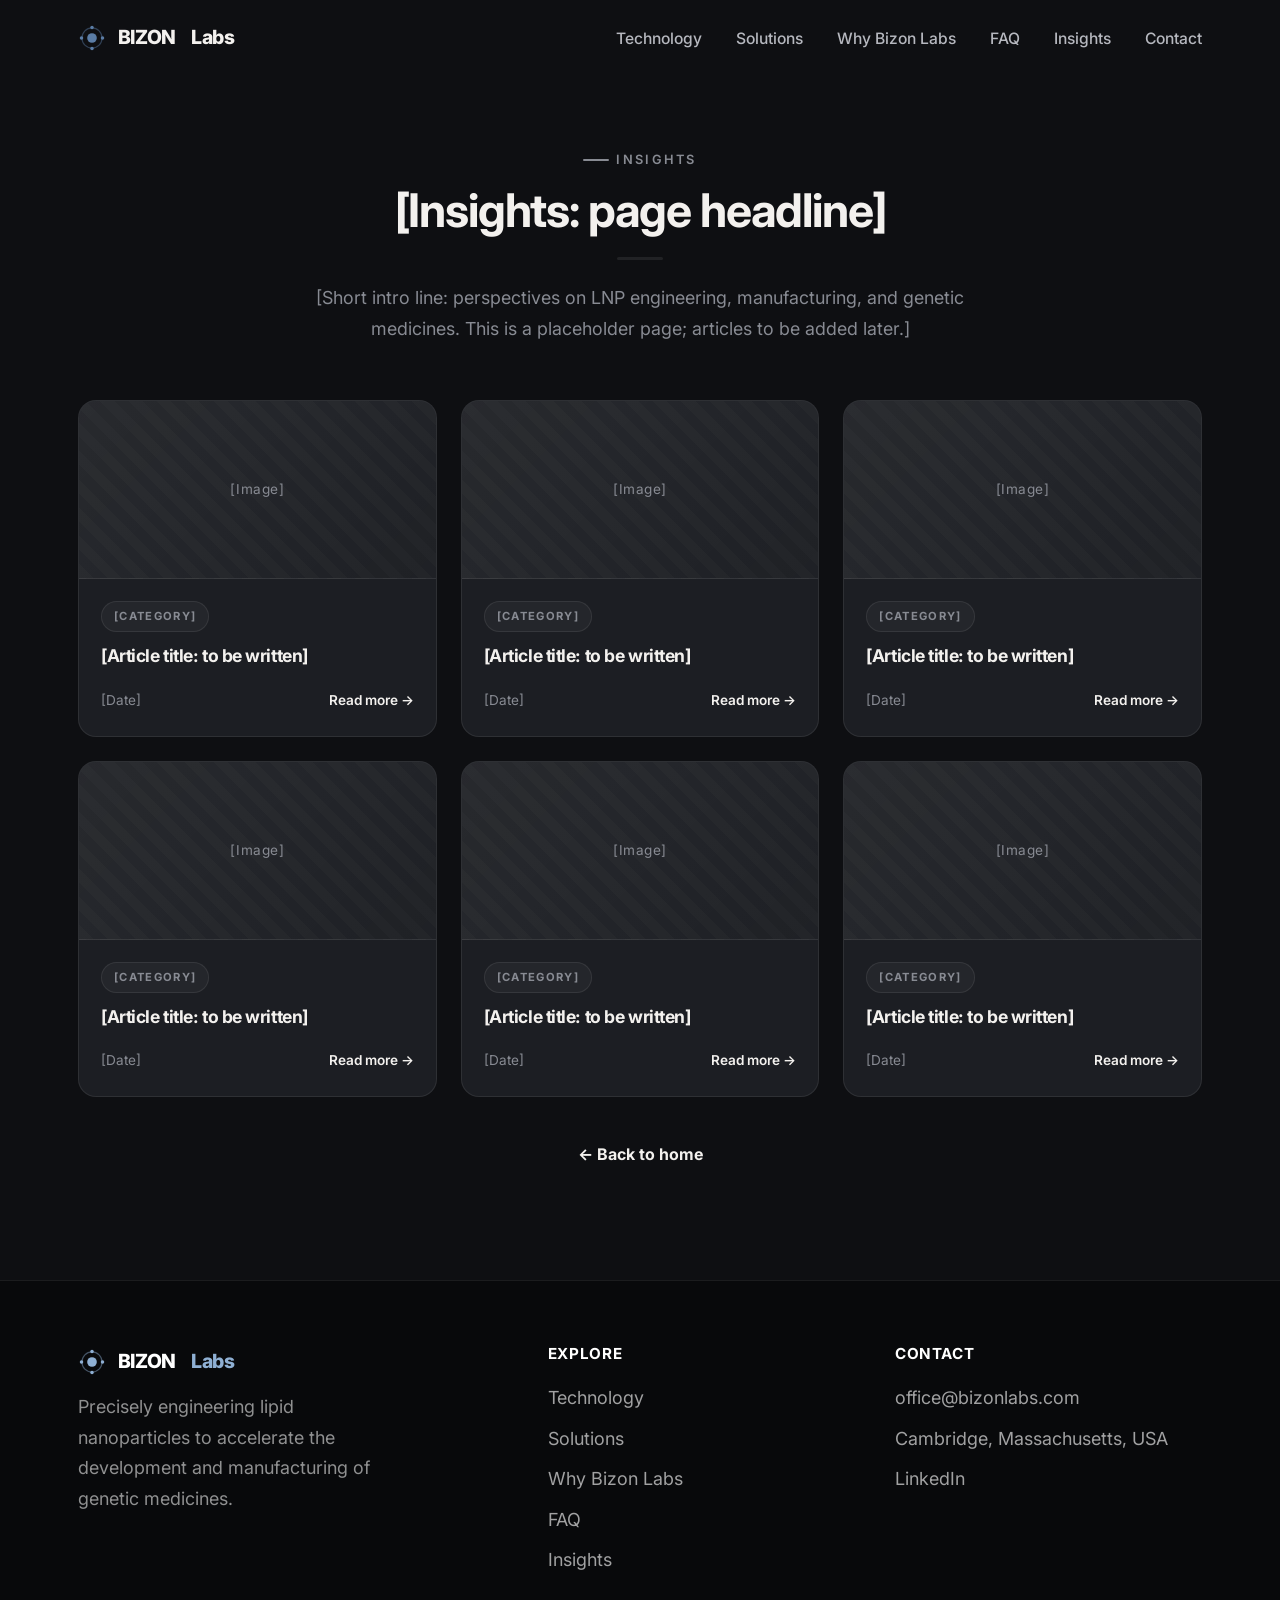
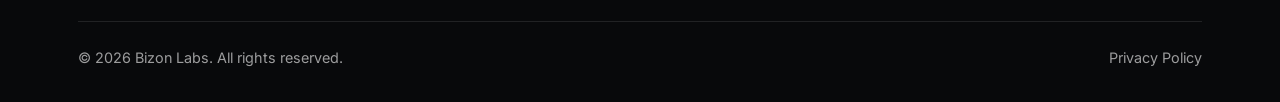
<file: insights.html>
<!DOCTYPE html>
<html lang="en">
<head>
	<meta charset="utf-8" />
	<meta name="viewport" content="width=device-width, initial-scale=1" />
	<title>Insights: Bizon Labs (placeholder)</title>
	<meta name="description" content="Insights from Bizon Labs: perspectives on lipid nanoparticle engineering, manufacturing, and genetic medicines. (Placeholder page.)" />

	<link rel="icon" href="data:image/svg+xml,%3Csvg xmlns='http://www.w3.org/2000/svg' viewBox='0 0 32 32'%3E%3Ccircle cx='16' cy='16' r='13' fill='%235b7da6'/%3E%3Ccircle cx='16' cy='16' r='5' fill='%23ffffff'/%3E%3C/svg%3E" />

	<link rel="preconnect" href="https://fonts.googleapis.com" />
	<link rel="preconnect" href="https://fonts.gstatic.com" crossorigin />
	<link href="https://fonts.googleapis.com/css2?family=Inter:wght@400;500;600;700;800&display=swap" rel="stylesheet" />
	<link rel="stylesheet" href="assets/css/site.css" />
	<link rel="stylesheet" href="assets/css/site-dark.css" />
</head>
<body class="v2">

	<!-- Header -->
	<header class="site-header scrolled" id="siteHeader">
		<div class="container nav">
			<a href="index-dark-v2.html#home" class="brand"><svg class="logo" width="28" height="28" viewBox="0 0 32 32" aria-hidden="true"><circle cx="16" cy="16" r="11.5" fill="none" stroke="currentColor" stroke-width="1.4" opacity=".45"/><circle cx="16" cy="16" r="5.5" fill="currentColor"/><g fill="currentColor"><circle cx="16" cy="4" r="2"/><circle cx="28" cy="16" r="2"/><circle cx="16" cy="28" r="2"/><circle cx="4" cy="16" r="2"/></g></svg>BIZON&nbsp;<b>Labs</b></a>
			<ul class="nav-links">
				<li><a href="index-dark-v2.html#technology">Technology</a></li>
				<li><a href="index-dark-v2.html#solutions">Solutions</a></li>
				<li><a href="index-dark-v2.html#why">Why Bizon Labs</a></li>
				<li><a href="index-dark-v2.html#faq">FAQ</a></li>
				<li><a href="insights.html">Insights</a></li>
				<li><a href="index-dark-v2.html#contact">Contact</a></li>
			</ul>
			<button class="nav-toggle" id="navToggle" aria-label="Menu"><span></span><span></span><span></span></button>
		</div>
		<nav class="mobile-menu" id="mobileMenu">
			<a href="index-dark-v2.html#technology">Technology</a>
			<a href="index-dark-v2.html#solutions">Solutions</a>
			<a href="index-dark-v2.html#why">Why Bizon Labs</a>
			<a href="index-dark-v2.html#faq">FAQ</a>
			<a href="insights.html">Insights</a>
			<a href="index-dark-v2.html#contact">Contact</a>
		</nav>
	</header>

	<!-- Page intro -->
	<section class="section" id="insights" style="padding-top:140px">
		<div class="container">
			<div class="section-head">
				<span class="eyebrow">Insights</span>
				<h2>[Insights: page headline]</h2>
				<p>[Short intro line: perspectives on LNP engineering, manufacturing, and genetic medicines. This is a placeholder page; articles to be added later.]</p>
			</div>

			<div class="insight-grid">
				<a class="insight-card" href="#">
					<div class="insight-img">[Image]</div>
					<div class="insight-body">
						<span class="insight-tag">[Category]</span>
						<h3>[Article title: to be written]</h3>
						<div class="insight-meta"><span class="insight-date">[Date]</span><span class="insight-more">Read more →</span></div>
					</div>
				</a>
				<a class="insight-card" href="#">
					<div class="insight-img">[Image]</div>
					<div class="insight-body">
						<span class="insight-tag">[Category]</span>
						<h3>[Article title: to be written]</h3>
						<div class="insight-meta"><span class="insight-date">[Date]</span><span class="insight-more">Read more →</span></div>
					</div>
				</a>
				<a class="insight-card" href="#">
					<div class="insight-img">[Image]</div>
					<div class="insight-body">
						<span class="insight-tag">[Category]</span>
						<h3>[Article title: to be written]</h3>
						<div class="insight-meta"><span class="insight-date">[Date]</span><span class="insight-more">Read more →</span></div>
					</div>
				</a>
				<a class="insight-card" href="#">
					<div class="insight-img">[Image]</div>
					<div class="insight-body">
						<span class="insight-tag">[Category]</span>
						<h3>[Article title: to be written]</h3>
						<div class="insight-meta"><span class="insight-date">[Date]</span><span class="insight-more">Read more →</span></div>
					</div>
				</a>
				<a class="insight-card" href="#">
					<div class="insight-img">[Image]</div>
					<div class="insight-body">
						<span class="insight-tag">[Category]</span>
						<h3>[Article title: to be written]</h3>
						<div class="insight-meta"><span class="insight-date">[Date]</span><span class="insight-more">Read more →</span></div>
					</div>
				</a>
				<a class="insight-card" href="#">
					<div class="insight-img">[Image]</div>
					<div class="insight-body">
						<span class="insight-tag">[Category]</span>
						<h3>[Article title: to be written]</h3>
						<div class="insight-meta"><span class="insight-date">[Date]</span><span class="insight-more">Read more →</span></div>
					</div>
				</a>
			</div>

			<div class="insight-foot"><a href="index-dark-v2.html#home" class="insight-all">← Back to home</a></div>
		</div>
	</section>

	<!-- Footer -->
	<footer class="site-footer">
		<div class="container">
			<div class="footer-grid">
				<div>
					<div class="brand"><svg class="logo" width="28" height="28" viewBox="0 0 32 32" aria-hidden="true"><circle cx="16" cy="16" r="11.5" fill="none" stroke="currentColor" stroke-width="1.4" opacity=".45"/><circle cx="16" cy="16" r="5.5" fill="currentColor"/><g fill="currentColor"><circle cx="16" cy="4" r="2"/><circle cx="28" cy="16" r="2"/><circle cx="16" cy="28" r="2"/><circle cx="4" cy="16" r="2"/></g></svg>BIZON&nbsp;<b style="color:var(--accent-bright)">Labs</b></div>
					<p>Precisely engineering lipid nanoparticles to accelerate the development and manufacturing of genetic medicines.</p>
				</div>
				<div class="footer-col">
					<h4>Explore</h4>
					<a href="index-dark-v2.html#technology">Technology</a>
					<a href="index-dark-v2.html#solutions">Solutions</a>
					<a href="index-dark-v2.html#why">Why Bizon Labs</a>
					<a href="index-dark-v2.html#faq">FAQ</a>
					<a href="insights.html">Insights</a>
				</div>
				<div class="footer-col">
					<h4>Contact</h4>
					<a href="mailto:office@bizonlabs.com">office@bizonlabs.com</a>
					<a href="#">Cambridge, Massachusetts, USA</a>
					<a href="#" aria-label="LinkedIn">LinkedIn</a>
				</div>
			</div>
			<div class="footer-bottom">
				<span>&copy; 2026 Bizon Labs. All rights reserved.</span>
				<a href="privacy.html">Privacy Policy</a>
			</div>
		</div>
	</footer>

	<script>
		var header = document.getElementById('siteHeader');
		function onScroll() { header.classList.toggle('scrolled', window.scrollY > 24); }
		onScroll(); window.addEventListener('scroll', onScroll, { passive: true });
		var toggle = document.getElementById('navToggle');
		var menu = document.getElementById('mobileMenu');
		toggle.addEventListener('click', function () {
			var open = menu.classList.toggle('open');
			header.classList.toggle('menu-open', open);
		});
		menu.querySelectorAll('a').forEach(function (a) {
			a.addEventListener('click', function () { menu.classList.remove('open'); header.classList.remove('menu-open'); });
		});
	</script>
	<script src="assets/js/analytics.js" defer></script>

</body>
</html>
</file>
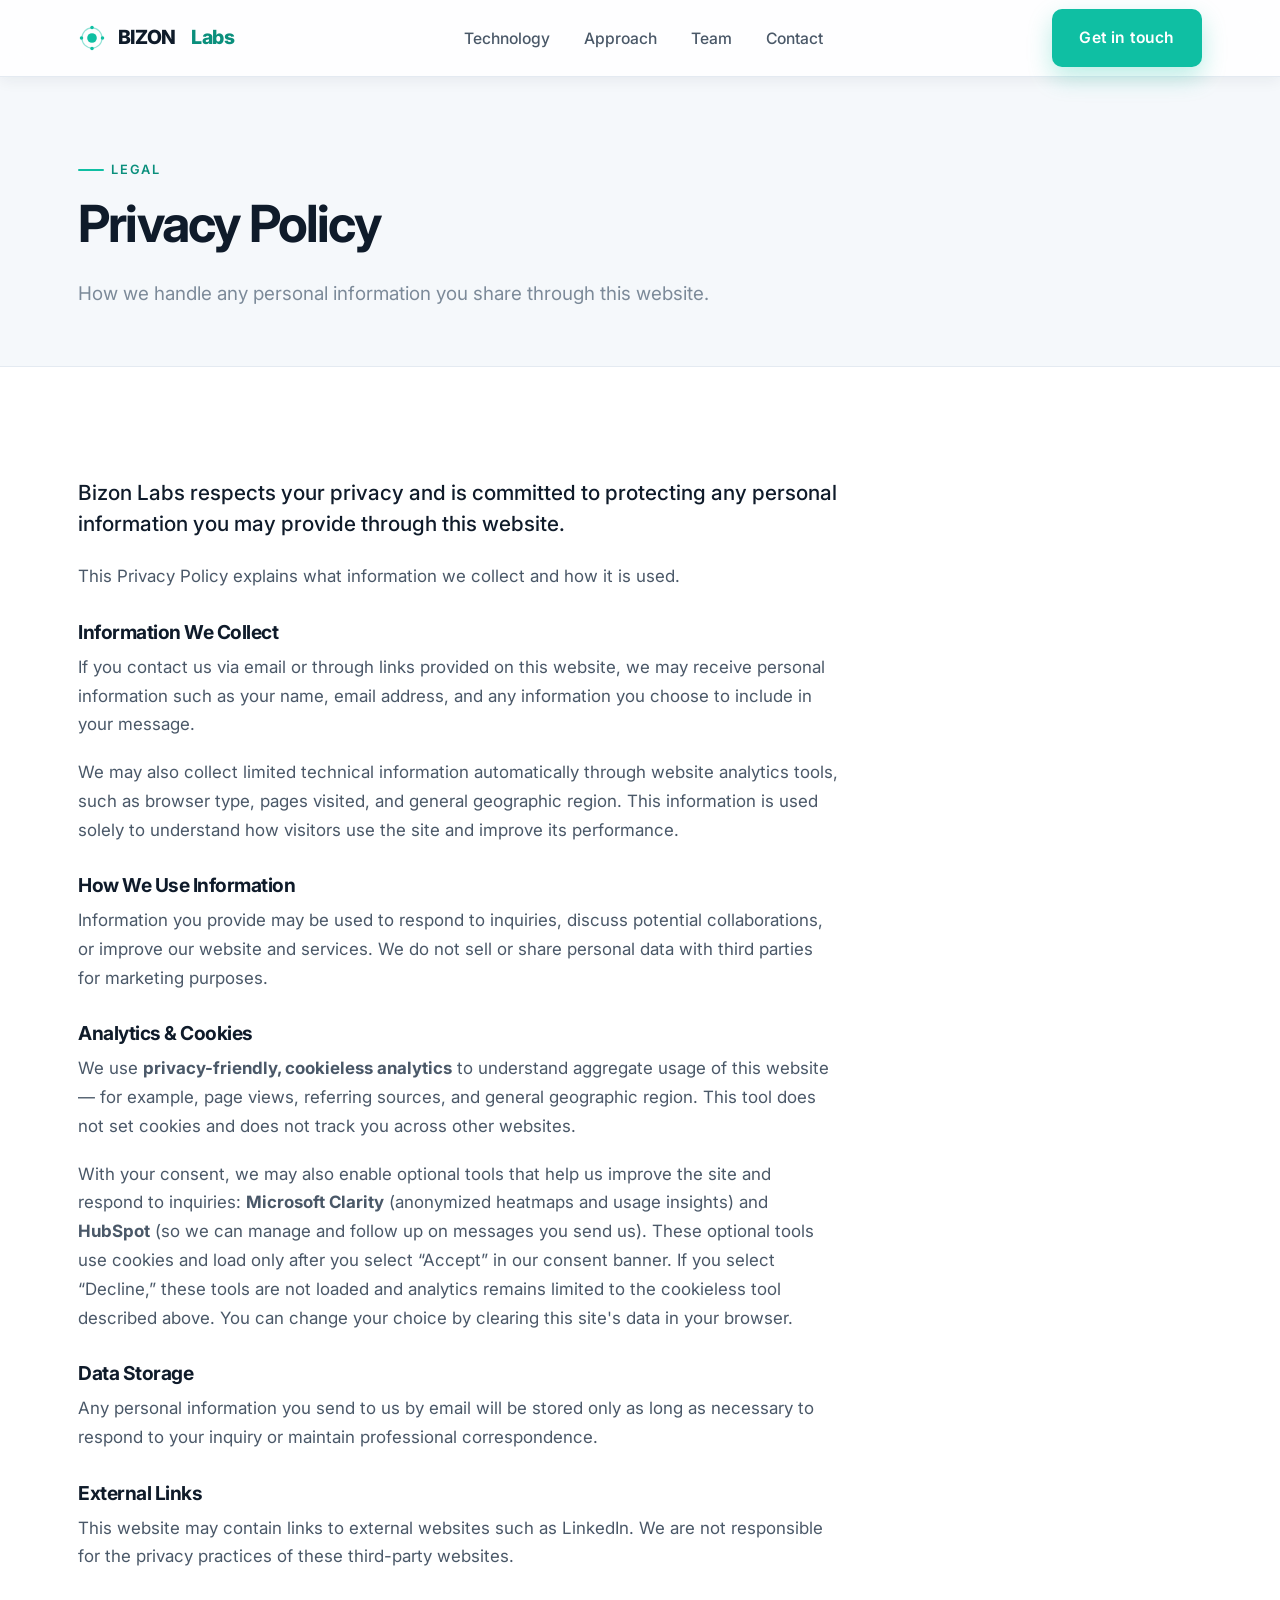
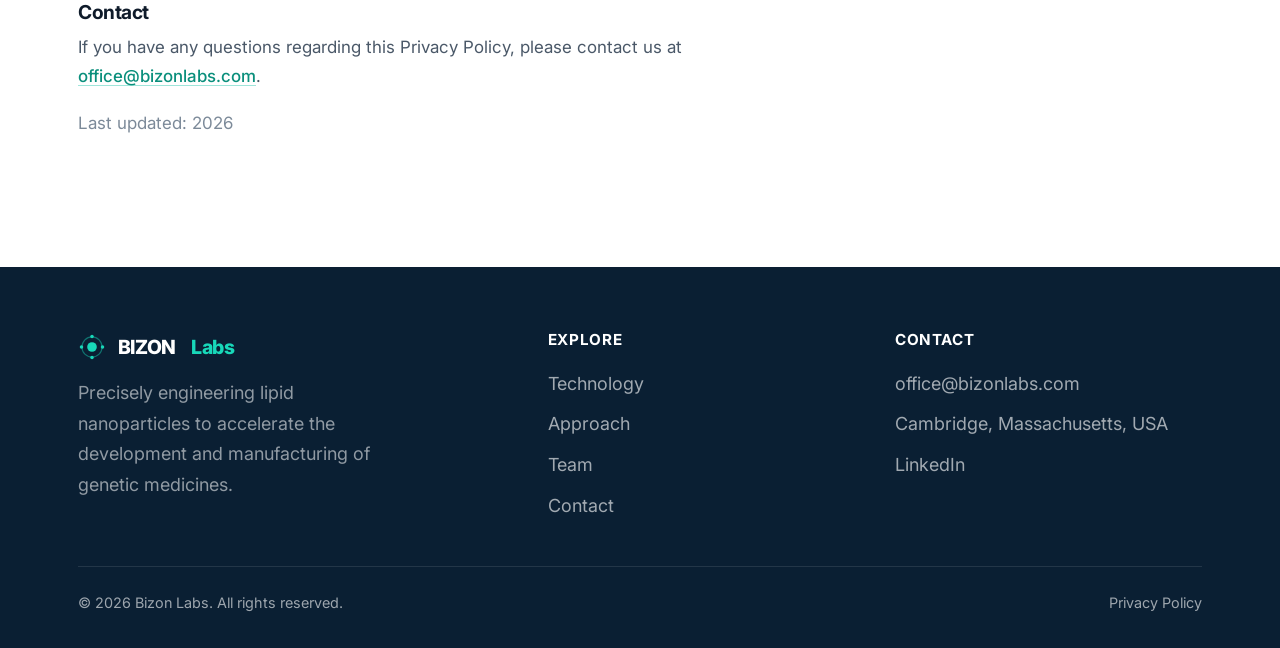
<file: privacy.html>
<!DOCTYPE html>
<html lang="en">
<head>
	<meta charset="utf-8" />
	<meta name="viewport" content="width=device-width, initial-scale=1" />
	<title>Bizon Labs — Privacy Policy</title>
	<meta name="description" content="Privacy Policy for the Bizon Labs website." />
	<link rel="icon" href="data:image/svg+xml,%3Csvg xmlns='http://www.w3.org/2000/svg' viewBox='0 0 32 32'%3E%3Ccircle cx='16' cy='16' r='13' fill='%230fbfa3'/%3E%3Ccircle cx='16' cy='16' r='5' fill='%23ffffff'/%3E%3C/svg%3E" />
	<link rel="preconnect" href="https://fonts.googleapis.com" />
	<link rel="preconnect" href="https://fonts.gstatic.com" crossorigin />
	<link href="https://fonts.googleapis.com/css2?family=Inter:wght@400;500;600;700;800&display=swap" rel="stylesheet" />
	<link rel="stylesheet" href="assets/css/site.css" />
</head>
<body>

	<!-- Header -->
	<header class="site-header scrolled" id="siteHeader">
		<div class="container nav">
			<a href="index.html" class="brand"><svg class="logo" width="28" height="28" viewBox="0 0 32 32" aria-hidden="true"><circle cx="16" cy="16" r="11.5" fill="none" stroke="currentColor" stroke-width="1.4" opacity=".45"/><circle cx="16" cy="16" r="5.5" fill="currentColor"/><g fill="currentColor"><circle cx="16" cy="4" r="2"/><circle cx="28" cy="16" r="2"/><circle cx="16" cy="28" r="2"/><circle cx="4" cy="16" r="2"/></g></svg>BIZON&nbsp;<b>Labs</b></a>
			<ul class="nav-links">
				<li><a href="index.html#technology">Technology</a></li>
				<li><a href="index.html#approach">Approach</a></li>
				<li><a href="team.html">Team</a></li>
				<li><a href="index.html#contact">Contact</a></li>
			</ul>
			<div class="nav-cta">
				<a href="index.html#contact" class="btn btn--primary">Get in touch</a>
			</div>
			<button class="nav-toggle" id="navToggle" aria-label="Menu"><span></span><span></span><span></span></button>
		</div>
		<nav class="mobile-menu" id="mobileMenu">
			<a href="index.html#technology">Technology</a>
			<a href="index.html#approach">Approach</a>
			<a href="team.html">Team</a>
			<a href="index.html#contact">Contact</a>
			<a href="index.html#contact" class="btn btn--primary">Get in touch</a>
		</nav>
	</header>

	<!-- Page hero -->
	<section class="page-hero">
		<div class="container">
			<div class="inner">
				<span class="eyebrow">Legal</span>
				<h1>Privacy Policy</h1>
				<p>How we handle any personal information you share through this website.</p>
			</div>
		</div>
	</section>

	<!-- Content -->
	<section class="section">
		<div class="container">
			<div class="prose">
				<p class="lead">Bizon Labs respects your privacy and is committed to protecting any personal information you may provide through this website.</p>
				<p>This Privacy Policy explains what information we collect and how it is used.</p>

				<h3>Information We Collect</h3>
				<p>If you contact us via email or through links provided on this website, we may receive personal information such as your name, email address, and any information you choose to include in your message.</p>
				<p>We may also collect limited technical information automatically through website analytics tools, such as browser type, pages visited, and general geographic region. This information is used solely to understand how visitors use the site and improve its performance.</p>

				<h3>How We Use Information</h3>
				<p>Information you provide may be used to respond to inquiries, discuss potential collaborations, or improve our website and services. We do not sell or share personal data with third parties for marketing purposes.</p>

				<h3>Analytics &amp; Cookies</h3>
				<p>We use <strong>privacy-friendly, cookieless analytics</strong> to understand aggregate usage of this website — for example, page views, referring sources, and general geographic region. This tool does not set cookies and does not track you across other websites.</p>
				<p>With your consent, we may also enable optional tools that help us improve the site and respond to inquiries: <strong>Microsoft Clarity</strong> (anonymized heatmaps and usage insights) and <strong>HubSpot</strong> (so we can manage and follow up on messages you send us). These optional tools use cookies and load only after you select “Accept” in our consent banner. If you select “Decline,” these tools are not loaded and analytics remains limited to the cookieless tool described above. You can change your choice by clearing this site's data in your browser.</p>

				<h3>Data Storage</h3>
				<p>Any personal information you send to us by email will be stored only as long as necessary to respond to your inquiry or maintain professional correspondence.</p>

				<h3>External Links</h3>
				<p>This website may contain links to external websites such as LinkedIn. We are not responsible for the privacy practices of these third-party websites.</p>

				<h3>Contact</h3>
				<p>If you have any questions regarding this Privacy Policy, please contact us at <a href="mailto:office@bizonlabs.com">office@bizonlabs.com</a>.</p>

				<p style="color:var(--muted);">Last updated: 2026</p>
			</div>
		</div>
	</section>

	<!-- Footer -->
	<footer class="site-footer">
		<div class="container">
			<div class="footer-grid">
				<div>
					<div class="brand"><svg class="logo" width="28" height="28" viewBox="0 0 32 32" aria-hidden="true"><circle cx="16" cy="16" r="11.5" fill="none" stroke="currentColor" stroke-width="1.4" opacity=".45"/><circle cx="16" cy="16" r="5.5" fill="currentColor"/><g fill="currentColor"><circle cx="16" cy="4" r="2"/><circle cx="28" cy="16" r="2"/><circle cx="16" cy="28" r="2"/><circle cx="4" cy="16" r="2"/></g></svg>BIZON&nbsp;<b style="color:var(--accent-bright)">Labs</b></div>
					<p>Precisely engineering lipid nanoparticles to accelerate the development and manufacturing of genetic medicines.</p>
				</div>
				<div class="footer-col">
					<h4>Explore</h4>
					<a href="index.html#technology">Technology</a>
					<a href="index.html#approach">Approach</a>
					<a href="team.html">Team</a>
					<a href="index.html#contact">Contact</a>
				</div>
				<div class="footer-col">
					<h4>Contact</h4>
					<a href="mailto:office@bizonlabs.com">office@bizonlabs.com</a>
					<a href="#">Cambridge, Massachusetts, USA</a>
					<a href="#" aria-label="LinkedIn">LinkedIn</a>
				</div>
			</div>
			<div class="footer-bottom">
				<span>&copy; 2026 Bizon Labs. All rights reserved.</span>
				<a href="privacy.html">Privacy Policy</a>
			</div>
		</div>
	</footer>

	<script>
		var header = document.getElementById('siteHeader');
		var toggle = document.getElementById('navToggle');
		var menu = document.getElementById('mobileMenu');
		toggle.addEventListener('click', function () {
			var open = menu.classList.toggle('open');
			header.classList.toggle('menu-open', open);
		});
		menu.querySelectorAll('a').forEach(function (a) {
			a.addEventListener('click', function () { menu.classList.remove('open'); header.classList.remove('menu-open'); });
		});
	</script>
	<script src="assets/js/analytics.js" defer></script>

</body>
</html>
</file>
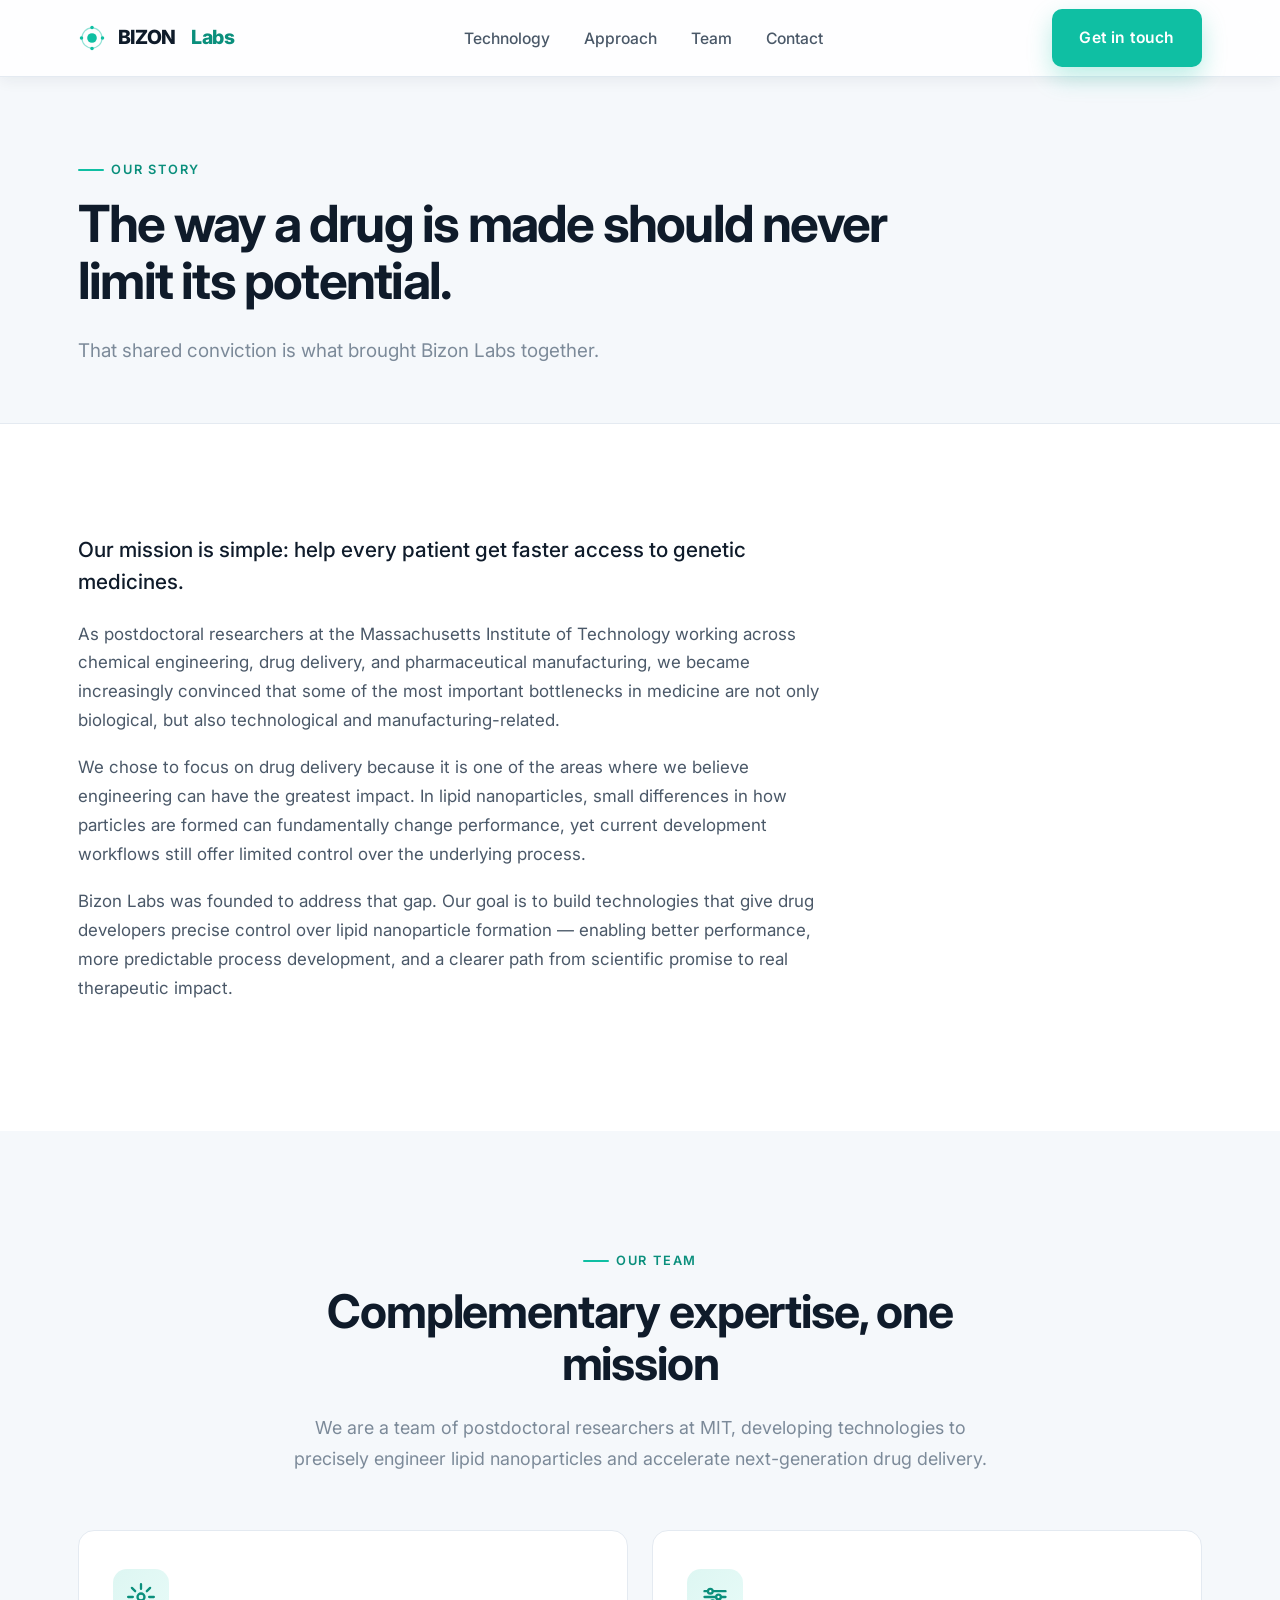
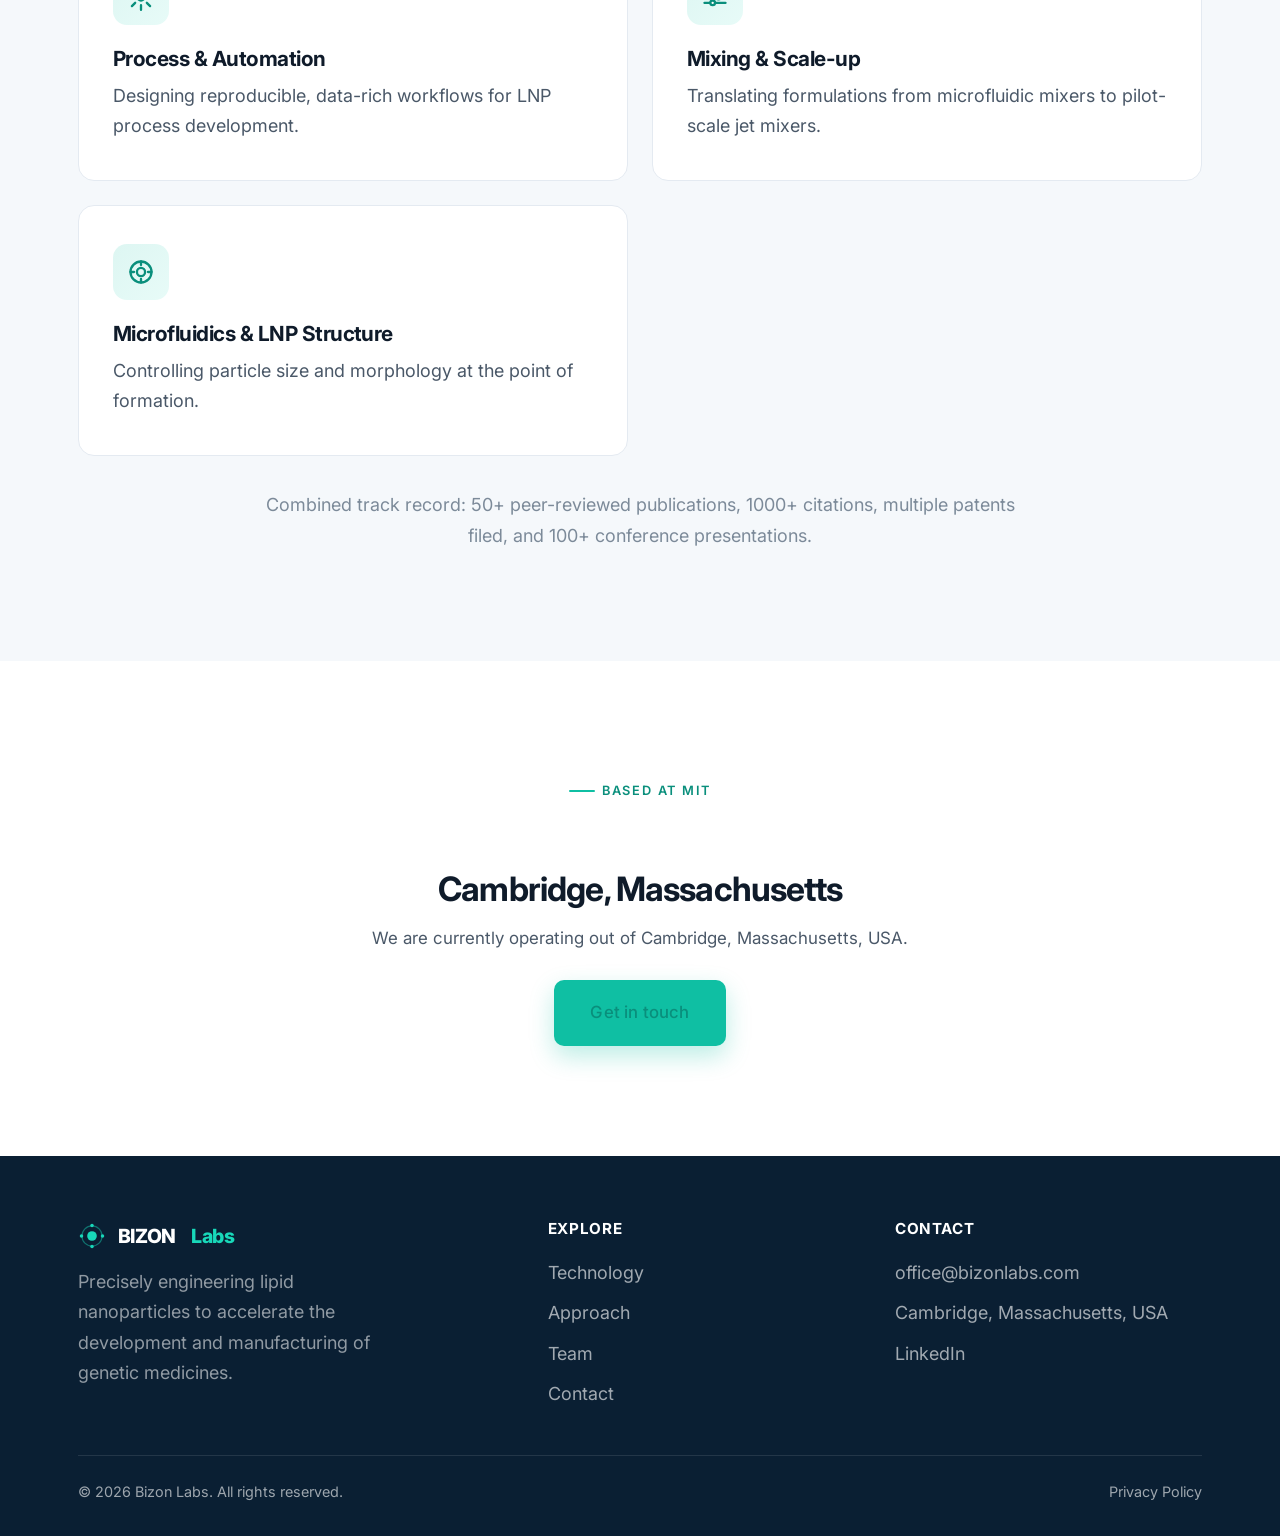
<file: team.html>
<!DOCTYPE html>
<html lang="en">
<head>
	<meta charset="utf-8" />
	<meta name="viewport" content="width=device-width, initial-scale=1" />
	<title>Bizon Labs — Our Story &amp; Team</title>
	<meta name="description" content="Bizon Labs is a team of postdoctoral researchers at MIT building technology to precisely engineer lipid nanoparticles and accelerate process development for genetic medicines." />
	<link rel="icon" href="data:image/svg+xml,%3Csvg xmlns='http://www.w3.org/2000/svg' viewBox='0 0 32 32'%3E%3Ccircle cx='16' cy='16' r='13' fill='%230fbfa3'/%3E%3Ccircle cx='16' cy='16' r='5' fill='%23ffffff'/%3E%3C/svg%3E" />
	<link rel="preconnect" href="https://fonts.googleapis.com" />
	<link rel="preconnect" href="https://fonts.gstatic.com" crossorigin />
	<link href="https://fonts.googleapis.com/css2?family=Inter:wght@400;500;600;700;800&display=swap" rel="stylesheet" />
	<link rel="stylesheet" href="assets/css/site.css" />
</head>
<body>

	<!-- Header -->
	<header class="site-header scrolled" id="siteHeader">
		<div class="container nav">
			<a href="index.html" class="brand"><svg class="logo" width="28" height="28" viewBox="0 0 32 32" aria-hidden="true"><circle cx="16" cy="16" r="11.5" fill="none" stroke="currentColor" stroke-width="1.4" opacity=".45"/><circle cx="16" cy="16" r="5.5" fill="currentColor"/><g fill="currentColor"><circle cx="16" cy="4" r="2"/><circle cx="28" cy="16" r="2"/><circle cx="16" cy="28" r="2"/><circle cx="4" cy="16" r="2"/></g></svg>BIZON&nbsp;<b>Labs</b></a>
			<ul class="nav-links">
				<li><a href="index.html#technology">Technology</a></li>
				<li><a href="index.html#approach">Approach</a></li>
				<li><a href="team.html">Team</a></li>
				<li><a href="index.html#contact">Contact</a></li>
			</ul>
			<div class="nav-cta">
				<a href="index.html#contact" class="btn btn--primary">Get in touch</a>
			</div>
			<button class="nav-toggle" id="navToggle" aria-label="Menu"><span></span><span></span><span></span></button>
		</div>
		<nav class="mobile-menu" id="mobileMenu">
			<a href="index.html#technology">Technology</a>
			<a href="index.html#approach">Approach</a>
			<a href="team.html">Team</a>
			<a href="index.html#contact">Contact</a>
			<a href="index.html#contact" class="btn btn--primary">Get in touch</a>
		</nav>
	</header>

	<!-- Page hero -->
	<section class="page-hero">
		<div class="container">
			<div class="inner">
				<span class="eyebrow">Our story</span>
				<h1>The way a drug is made should never limit its potential.</h1>
				<p>That shared conviction is what brought Bizon Labs together.</p>
			</div>
		</div>
	</section>

	<!-- Story -->
	<section class="section">
		<div class="container">
			<div class="prose">
				<p class="lead">Our mission is simple: help every patient get faster access to genetic medicines.</p>
				<p>As postdoctoral researchers at the Massachusetts Institute of Technology working across chemical engineering, drug delivery, and pharmaceutical manufacturing, we became increasingly convinced that some of the most important bottlenecks in medicine are not only biological, but also technological and manufacturing-related.</p>
				<p>We chose to focus on drug delivery because it is one of the areas where we believe engineering can have the greatest impact. In lipid nanoparticles, small differences in how particles are formed can fundamentally change performance, yet current development workflows still offer limited control over the underlying process.</p>
				<p>Bizon Labs was founded to address that gap. Our goal is to build technologies that give drug developers precise control over lipid nanoparticle formation — enabling better performance, more predictable process development, and a clearer path from scientific promise to real therapeutic impact.</p>
			</div>
		</div>
	</section>

	<!-- Team -->
	<section class="section section--soft">
		<div class="container">
			<div class="section-head reveal">
				<span class="eyebrow">Our team</span>
				<h2>Complementary expertise, one mission</h2>
				<p>We are a team of postdoctoral researchers at MIT, developing technologies to precisely engineer lipid nanoparticles and accelerate next-generation drug delivery.</p>
			</div>
			<div class="cards">
				<article class="card reveal">
					<div class="ico"><svg viewBox="0 0 24 24" fill="none" stroke="currentColor" stroke-width="2" stroke-linecap="round" stroke-linejoin="round"><circle cx="12" cy="12" r="3"/><path d="M12 1v4M12 19v4M4.2 4.2l2.8 2.8M17 17l2.8 2.8M1 12h4M19 12h4M4.2 19.8 7 17M17 7l2.8-2.8"/></svg></div>
					<h3>Process &amp; Automation</h3>
					<p>Designing reproducible, data-rich workflows for LNP process development.</p>
				</article>
				<article class="card reveal">
					<div class="ico"><svg viewBox="0 0 24 24" fill="none" stroke="currentColor" stroke-width="2" stroke-linecap="round" stroke-linejoin="round"><path d="M3 7h18M3 12h18M3 17h18"/><circle cx="8" cy="7" r="2" fill="#fff"/><circle cx="15" cy="12" r="2" fill="#fff"/><circle cx="10" cy="17" r="2" fill="#fff"/></svg></div>
					<h3>Mixing &amp; Scale-up</h3>
					<p>Translating formulations from microfluidic mixers to pilot-scale jet mixers.</p>
				</article>
				<article class="card reveal">
					<div class="ico"><svg viewBox="0 0 24 24" fill="none" stroke="currentColor" stroke-width="2" stroke-linecap="round" stroke-linejoin="round"><circle cx="12" cy="12" r="9"/><circle cx="12" cy="12" r="3.5"/><path d="M12 3v3M12 18v3M3 12h3M18 12h3"/></svg></div>
					<h3>Microfluidics &amp; LNP Structure</h3>
					<p>Controlling particle size and morphology at the point of formation.</p>
				</article>
			</div>
			<p class="prose" style="margin:34px auto 0; text-align:center; color:var(--muted);">Combined track record: 50+ peer-reviewed publications, 1000+ citations, multiple patents filed, and 100+ conference presentations.</p>
		</div>
	</section>

	<!-- Location / CTA -->
	<section class="section">
		<div class="container">
			<div class="prose reveal" style="text-align:center; margin:0 auto;">
				<span class="eyebrow" style="justify-content:center; display:inline-flex;">Based at MIT</span>
				<h2>Cambridge, Massachusetts</h2>
				<p>We are currently operating out of Cambridge, Massachusetts, USA.</p>
				<a href="index.html#contact" class="btn btn--primary btn--lg" style="margin-top:8px;">Get in touch</a>
			</div>
		</div>
	</section>

	<!-- Footer -->
	<footer class="site-footer">
		<div class="container">
			<div class="footer-grid">
				<div>
					<div class="brand"><svg class="logo" width="28" height="28" viewBox="0 0 32 32" aria-hidden="true"><circle cx="16" cy="16" r="11.5" fill="none" stroke="currentColor" stroke-width="1.4" opacity=".45"/><circle cx="16" cy="16" r="5.5" fill="currentColor"/><g fill="currentColor"><circle cx="16" cy="4" r="2"/><circle cx="28" cy="16" r="2"/><circle cx="16" cy="28" r="2"/><circle cx="4" cy="16" r="2"/></g></svg>BIZON&nbsp;<b style="color:var(--accent-bright)">Labs</b></div>
					<p>Precisely engineering lipid nanoparticles to accelerate the development and manufacturing of genetic medicines.</p>
				</div>
				<div class="footer-col">
					<h4>Explore</h4>
					<a href="index.html#technology">Technology</a>
					<a href="index.html#approach">Approach</a>
					<a href="team.html">Team</a>
					<a href="index.html#contact">Contact</a>
				</div>
				<div class="footer-col">
					<h4>Contact</h4>
					<a href="mailto:office@bizonlabs.com">office@bizonlabs.com</a>
					<a href="#">Cambridge, Massachusetts, USA</a>
					<a href="#" aria-label="LinkedIn">LinkedIn</a>
				</div>
			</div>
			<div class="footer-bottom">
				<span>&copy; 2026 Bizon Labs. All rights reserved.</span>
				<a href="privacy.html">Privacy Policy</a>
			</div>
		</div>
	</footer>

	<script>
		var header = document.getElementById('siteHeader');
		var toggle = document.getElementById('navToggle');
		var menu = document.getElementById('mobileMenu');
		toggle.addEventListener('click', function () {
			var open = menu.classList.toggle('open');
			header.classList.toggle('menu-open', open);
		});
		menu.querySelectorAll('a').forEach(function (a) {
			a.addEventListener('click', function () { menu.classList.remove('open'); header.classList.remove('menu-open'); });
		});
		var io = new IntersectionObserver(function (entries) {
			entries.forEach(function (e) { if (e.isIntersecting) { e.target.classList.add('is-visible'); io.unobserve(e.target); } });
		}, { threshold: 0.14 });
		document.querySelectorAll('.reveal').forEach(function (el) { io.observe(el); });
	</script>
	<script src="assets/js/analytics.js" defer></script>

</body>
</html>
</file>
<file: assets/css/site.css>
/* ==========================================================================
   Bizon Labs — site.css
   Modern, self-contained design system for the redesigned site.
   Light & premium, inspired by lila.ai. Does not depend on the old template.
   ========================================================================== */

/* --- Design tokens ----------------------------------------------------- */
:root {
	--ink:        #0a1f33;   /* deep navy (dark sections, headings) */
	--ink-2:      #0e2a45;
	--text:       #4a5868;   /* body text */
	--text-strong:#0f1b2a;
	--muted:      #7c8a99;
	--bg:         #ffffff;
	--bg-soft:    #f5f8fb;
	--bg-soft-2:  #eef3f8;
	--accent:     #0fbfa3;   /* brand teal */
	--accent-bright: #18d8b9;
	--accent-ink: #0a8f7c;
	--border:     #e4eaf1;
	--radius:     16px;
	--radius-sm:  10px;
	--shadow-sm:  0 4px 14px rgba(10, 31, 51, 0.06);
	--shadow:     0 18px 50px rgba(10, 31, 51, 0.10);
	--shadow-lg:  0 30px 70px rgba(10, 31, 51, 0.16);
	--maxw:       1180px;
	--font:       'Inter', -apple-system, BlinkMacSystemFont, 'Segoe UI', Roboto, Helvetica, Arial, sans-serif;
}

/* --- Reset ------------------------------------------------------------- */
*, *::before, *::after { box-sizing: border-box; }
html { scroll-behavior: smooth; -webkit-text-size-adjust: 100%; }
body {
	margin: 0;
	background: var(--bg);
	color: var(--text);
	font-family: var(--font);
	font-size: 18px;
	line-height: 1.7;
	-webkit-font-smoothing: antialiased;
	-moz-osx-font-smoothing: grayscale;
	overflow-x: hidden;
}
img { max-width: 100%; display: block; }
a { color: inherit; text-decoration: none; }
h1, h2, h3, h4 { color: var(--text-strong); margin: 0 0 .5em; line-height: 1.12; letter-spacing: -0.025em; font-weight: 700; }
p { margin: 0 0 1.1em; }
ul { margin: 0; padding: 0; }

/* --- Layout helpers ---------------------------------------------------- */
.container { width: 100%; max-width: var(--maxw); margin: 0 auto; padding: 0 28px; }
.section { padding: 110px 0; }
.section--tight { padding: 80px 0; }
.section--soft { background: var(--bg-soft); }
.eyebrow {
	display: inline-flex; align-items: center; gap: .55em;
	font-size: .8rem; font-weight: 600; letter-spacing: .14em; text-transform: uppercase;
	color: var(--accent-ink); margin-bottom: 1.1em;
}
.eyebrow::before { content: ""; width: 26px; height: 2px; background: var(--accent); border-radius: 2px; }
.section-head { max-width: 720px; margin: 0 auto 56px; text-align: center; }
.section-head .eyebrow { margin-left: auto; margin-right: auto; }
.section-head h2 { font-size: clamp(2rem, 4vw, 2.9rem); }
.section-head p { font-size: 1.12rem; color: var(--muted); margin: 0; }

/* --- Buttons ----------------------------------------------------------- */
.btn {
	display: inline-flex; align-items: center; justify-content: center; gap: .55em;
	font-family: inherit; font-size: .98rem; font-weight: 600; letter-spacing: .01em;
	padding: .92em 1.7em; border-radius: var(--radius-sm); border: 1.5px solid transparent;
	cursor: pointer; transition: transform .16s ease, background .2s ease, box-shadow .2s ease, color .2s ease, border-color .2s ease;
	white-space: nowrap;
}
.btn--primary { background: var(--accent); color: #fff; box-shadow: 0 10px 24px rgba(15, 191, 163, 0.28); }
.btn--primary:hover { background: var(--accent-ink); transform: translateY(-2px); box-shadow: 0 16px 32px rgba(15, 191, 163, 0.34); }
.btn--ghost { background: transparent; color: var(--text-strong); border-color: var(--border); }
.btn--ghost:hover { border-color: var(--accent); color: var(--accent-ink); transform: translateY(-2px); }
.btn--light { background: #fff; color: var(--ink); }
.btn--light:hover { transform: translateY(-2px); box-shadow: var(--shadow); }
.btn--lg { padding: 1.05em 2.1em; font-size: 1.05rem; }

/* --- Header / nav ------------------------------------------------------ */
.site-header {
	position: fixed; top: 0; left: 0; right: 0; z-index: 100;
	transition: background .3s ease, box-shadow .3s ease, border-color .3s ease;
	background: rgba(255,255,255,0);
	border-bottom: 1px solid transparent;
}
.site-header.scrolled {
	background: rgba(255,255,255,0.85);
	backdrop-filter: saturate(180%) blur(14px);
	-webkit-backdrop-filter: saturate(180%) blur(14px);
	border-bottom-color: var(--border);
	box-shadow: var(--shadow-sm);
}
.nav { display: flex; align-items: center; justify-content: space-between; height: 76px; }
.brand { display: flex; align-items: center; gap: .6em; font-weight: 800; font-size: 1.22rem; letter-spacing: -0.02em; color: var(--text-strong); }
.brand .dot { width: 12px; height: 12px; border-radius: 50%; background: var(--accent); box-shadow: 0 0 0 5px rgba(15,191,163,.16); }
.brand b { color: var(--accent-ink); font-weight: 800; }
.nav-links { display: flex; align-items: center; gap: 34px; list-style: none; }
.nav-links a { font-size: .98rem; font-weight: 500; color: var(--text); transition: color .2s ease; }
.nav-links a:hover { color: var(--accent-ink); }
.nav-cta { display: flex; align-items: center; gap: 14px; }
.nav-toggle { display: none; background: none; border: 0; cursor: pointer; padding: 8px; }
.nav-toggle span { display: block; width: 24px; height: 2px; background: var(--text-strong); margin: 5px 0; border-radius: 2px; transition: .25s; }
.mobile-menu { display: none; }   /* hidden by default; shown only on mobile when .open */

/* --- Hero -------------------------------------------------------------- */
.hero { position: relative; padding: 168px 0 96px; overflow: hidden; }
.hero::before, .hero::after { content: ""; position: absolute; border-radius: 50%; filter: blur(70px); z-index: 0; }
.hero::before { width: 560px; height: 560px; top: -180px; right: -120px; background: radial-gradient(circle at center, rgba(24,216,185,.34), rgba(24,216,185,0) 70%); }
.hero::after  { width: 520px; height: 520px; bottom: -240px; left: -160px; background: radial-gradient(circle at center, rgba(37,99,235,.18), rgba(37,99,235,0) 70%); }
.hero .container { position: relative; z-index: 1; }
.hero-grid { display: grid; grid-template-columns: 1.05fr .95fr; gap: 56px; align-items: center; }
.hero-badge {
	display: inline-flex; align-items: center; gap: .55em; padding: .5em 1em; border-radius: 100px;
	background: rgba(15,191,163,.10); border: 1px solid rgba(15,191,163,.22);
	color: var(--accent-ink); font-size: .85rem; font-weight: 600; margin-bottom: 26px;
}
.hero h1 { font-size: clamp(2.6rem, 5.4vw, 4rem); letter-spacing: -0.035em; }
.hero h1 .grad { background: linear-gradient(120deg, var(--accent-ink), var(--accent-bright)); -webkit-background-clip: text; background-clip: text; -webkit-text-fill-color: transparent; }
.hero-lead { font-size: 1.2rem; color: var(--muted); max-width: 540px; margin-bottom: 34px; }
.hero-actions { display: flex; flex-wrap: wrap; gap: 14px; }
.hero-visual { position: relative; }
.hero-visual .glow { position: absolute; inset: 6% 6%; background: radial-gradient(circle, rgba(15,191,163,.30), rgba(15,191,163,0) 65%); filter: blur(30px); z-index: 0; }
.hero-visual img { position: relative; z-index: 1; margin: 0 auto; border-radius: 20px; }
.hero-card {
	position: absolute; z-index: 2; bottom: 18px; left: -10px; background: #fff;
	border: 1px solid var(--border); border-radius: 14px; box-shadow: var(--shadow);
	padding: 14px 18px; display: flex; align-items: center; gap: 12px;
}
.hero-card .num { font-size: 1.5rem; font-weight: 800; color: var(--text-strong); }
.hero-card .lbl { font-size: .8rem; color: var(--muted); line-height: 1.3; }

/* --- Stat bar ---------------------------------------------------------- */
.statbar { border-top: 1px solid var(--border); border-bottom: 1px solid var(--border); background: var(--bg-soft); }
.statbar .grid { display: grid; grid-template-columns: repeat(4, 1fr); }
.stat { padding: 36px 24px; text-align: center; border-right: 1px solid var(--border); }
.stat:last-child { border-right: 0; }
.stat .n { font-size: clamp(1.8rem, 3vw, 2.5rem); font-weight: 800; color: var(--text-strong); letter-spacing: -0.03em; }
.stat .n span { color: var(--accent-ink); }
.stat .t { font-size: .92rem; color: var(--muted); margin-top: 4px; }

/* --- Feature cards ----------------------------------------------------- */
.cards { display: grid; grid-template-columns: repeat(2, 1fr); gap: 24px; }
.card {
	background: #fff; border: 1px solid var(--border); border-radius: var(--radius);
	padding: 38px 34px; transition: transform .25s ease, box-shadow .25s ease, border-color .25s ease;
}
.card:hover { transform: translateY(-6px); box-shadow: var(--shadow); border-color: rgba(15,191,163,.4); }
.card .ico {
	width: 56px; height: 56px; border-radius: 14px; display: grid; place-items: center; margin-bottom: 22px;
	background: linear-gradient(135deg, rgba(15,191,163,.14), rgba(24,216,185,.10)); color: var(--accent-ink);
}
.card .ico svg { width: 28px; height: 28px; }
.card h3 { font-size: 1.3rem; }
.card p { margin: 0; color: var(--text); }

/* --- Statement band ---------------------------------------------------- */
.statement { background: var(--bg-soft); }
.statement .inner { max-width: 860px; margin: 0 auto; text-align: center; }
.statement h2 { font-size: clamp(1.8rem, 3.6vw, 2.6rem); }
.statement p { font-size: 1.15rem; color: var(--muted); }
.statement em { color: var(--accent-ink); font-style: normal; font-weight: 600; }

/* --- Metrics (dark) ---------------------------------------------------- */
.metrics { background: linear-gradient(160deg, var(--ink), var(--ink-2)); color: #fff; position: relative; overflow: hidden; }
.metrics::before { content:""; position:absolute; width:600px; height:600px; border-radius:50%; top:-220px; right:-160px; background: radial-gradient(circle, rgba(15,191,163,.22), rgba(15,191,163,0) 70%); filter: blur(40px); }
.metrics .container { position: relative; z-index: 1; }
.metrics h2 { color: #fff; }
.metrics .section-head p { color: rgba(255,255,255,.66); }
.metrics .grid { display: grid; grid-template-columns: repeat(3, 1fr); gap: 28px; }
.mcard { background: rgba(255,255,255,.05); border: 1px solid rgba(255,255,255,.12); border-radius: var(--radius); padding: 32px; }
.mcard .n { font-size: 2.6rem; font-weight: 800; color: var(--accent-bright); letter-spacing: -0.03em; }
.mcard h3 { color: #fff; font-size: 1.15rem; margin: 10px 0 6px; }
.mcard p { color: rgba(255,255,255,.66); margin: 0; font-size: .98rem; }

/* --- Team teaser ------------------------------------------------------- */
.team-teaser .inner { max-width: 820px; margin: 0 auto; text-align: center; }
.team-teaser .lead { font-size: 1.22rem; color: var(--text); }
.chips { display: flex; flex-wrap: wrap; justify-content: center; gap: 12px; margin: 30px 0 34px; }
.chip { padding: .6em 1.15em; border-radius: 100px; background: var(--bg-soft-2); color: var(--text-strong); font-size: .92rem; font-weight: 500; border: 1px solid var(--border); }

/* --- CTA --------------------------------------------------------------- */
.cta-band .box {
	background: linear-gradient(135deg, var(--accent-ink), var(--accent)); color: #fff;
	border-radius: 26px; padding: 64px 56px; text-align: center; box-shadow: var(--shadow-lg);
}
.cta-band h2 { color: #fff; font-size: clamp(1.8rem, 3.4vw, 2.5rem); }
.cta-band p { color: rgba(255,255,255,.9); font-size: 1.12rem; max-width: 560px; margin: 0 auto 28px; }

/* --- Footer ------------------------------------------------------------ */
.site-footer { background: var(--ink); color: rgba(255,255,255,.6); padding: 64px 0 32px; }
.footer-grid { display: grid; grid-template-columns: 1.4fr 1fr 1fr; gap: 40px; padding-bottom: 40px; border-bottom: 1px solid rgba(255,255,255,.10); }
.site-footer .brand { color: #fff; margin-bottom: 14px; }
.site-footer p { color: rgba(255,255,255,.55); max-width: 320px; }
.footer-col h4 { color: #fff; font-size: .95rem; letter-spacing: .04em; text-transform: uppercase; margin-bottom: 16px; }
.footer-col a { display: block; color: rgba(255,255,255,.62); padding: 5px 0; transition: color .2s ease; }
.footer-col a:hover { color: var(--accent-bright); }
.footer-bottom { display: flex; justify-content: space-between; align-items: center; gap: 16px; padding-top: 24px; font-size: .9rem; flex-wrap: wrap; }

/* --- Content pages (page hero + prose) --------------------------------- */
.page-hero { padding: 150px 0 56px; background: var(--bg-soft); border-bottom: 1px solid var(--border); }
.page-hero .inner { max-width: 820px; }
.page-hero h1 { font-size: clamp(2.2rem, 4.6vw, 3.2rem); letter-spacing: -0.035em; }
.page-hero p { font-size: 1.18rem; color: var(--muted); margin: 0; max-width: 640px; }
.prose { max-width: 760px; }
.prose .lead { font-size: 1.3rem; color: var(--text-strong); font-weight: 500; line-height: 1.5; }
.prose p { font-size: 1.06rem; }
.prose h2 { font-size: clamp(1.6rem, 3vw, 2.1rem); margin-top: 1.6em; }
.prose h3 { font-size: 1.2rem; margin-top: 1.6em; color: var(--text-strong); }
.prose a { color: var(--accent-ink); font-weight: 500; text-decoration: underline; text-underline-offset: 3px; text-decoration-color: rgba(15,191,163,.4); }
.prose a:hover { text-decoration-color: var(--accent); }

/* --- Scroll reveal ----------------------------------------------------- */
.reveal { opacity: 0; transform: translateY(20px); transition: opacity .7s ease, transform .7s ease; }
.reveal.is-visible { opacity: 1; transform: none; }

/* --- Elevation pass ---------------------------------------------------- */
.hero { padding-top: 184px; }
.hero h1 { font-weight: 800; }
.hero-trust { margin-top: 28px; font-size: .92rem; color: var(--muted); display: flex; align-items: center; gap: 12px; }
.hero-trust::before { content: ""; width: 34px; height: 1px; background: var(--border); flex: none; }
.hero-trust strong { color: var(--text-strong); font-weight: 700; }

/* second floating hero metric */
.hero-card.card-2 { top: 14px; right: -6px; bottom: auto; left: auto; }
.hero-card .num span { color: var(--accent-ink); }

/* KPI numbers never wrap awkwardly */
.stat .n { white-space: nowrap; }
.statbar .grid { align-items: stretch; }

/* numbered, refined feature cards */
.card { position: relative; overflow: hidden; }
.card::after { content: ""; position: absolute; left: 0; top: 0; height: 3px; width: 0; background: linear-gradient(90deg, var(--accent-ink), var(--accent-bright)); transition: width .3s ease; }
.card:hover::after { width: 100%; }
.card .num-badge { position: absolute; top: 30px; right: 32px; font-size: .85rem; font-weight: 800; letter-spacing: .08em; color: var(--bg-soft-2); }
.card:hover .num-badge { color: rgba(15,191,163,.35); }

/* section heading accent for dark band eyebrow handled inline */

/* --- Brand logomark + hero motion -------------------------------------- */
.brand .logo { color: var(--accent); flex: none; }
.site-footer .brand .logo { color: var(--accent-bright); }

.hero-orbit { position: absolute; inset: 0; display: grid; place-items: center; z-index: 0; pointer-events: none; }
.hero-orbit span { position: absolute; border-radius: 50%; }
.hero-orbit span:nth-child(1) { width: 80%; height: 80%; border: 1.5px dashed rgba(15,191,163,.30); animation: spin 28s linear infinite; }
.hero-orbit span:nth-child(2) { width: 108%; height: 108%; border: 1.5px dotted rgba(37,99,235,.22); animation: spin 46s linear infinite reverse; }
@keyframes spin { to { transform: rotate(360deg); } }

@keyframes floaty { 0%, 100% { transform: translateY(0); } 50% { transform: translateY(-8px); } }
.hero-card { animation: floaty 5.5s ease-in-out infinite; }
.hero-card.card-2 { animation-delay: -2.7s; }

@media (prefers-reduced-motion: reduce) {
	.hero-orbit span, .hero-card { animation: none !important; }
	.reveal { transition: none !important; opacity: 1 !important; transform: none !important; }
}

/* --- Process / How it works -------------------------------------------- */
.process .steps { display: grid; grid-template-columns: repeat(4, 1fr); gap: 28px; position: relative; }
.process .steps::before { content: ""; position: absolute; top: 23px; left: 9%; right: 9%; height: 2px; background: linear-gradient(90deg, var(--border), var(--accent), var(--border)); z-index: 0; }
.step { position: relative; z-index: 1; }
.step .k { width: 48px; height: 48px; border-radius: 50%; display: grid; place-items: center; font-weight: 800; color: #fff; background: linear-gradient(135deg, var(--accent-ink), var(--accent-bright)); margin-bottom: 20px; box-shadow: 0 8px 20px rgba(15,191,163,.3); }
.step h3 { font-size: 1.12rem; }
.step p { font-size: .98rem; color: var(--text); margin: 0; }

/* --- Applications grid ------------------------------------------------- */
.apps { display: grid; grid-template-columns: repeat(3, 1fr); gap: 20px; }
.app { padding: 28px; border: 1px solid var(--border); border-radius: 14px; background: #fff; transition: transform .25s ease, box-shadow .25s ease, border-color .25s ease; }
.app:hover { border-color: rgba(15,191,163,.45); box-shadow: var(--shadow-sm); transform: translateY(-4px); }
.app h3 { font-size: 1.08rem; margin-bottom: .45em; display: flex; align-items: center; gap: .55em; }
.app h3 .d { width: 9px; height: 9px; border-radius: 50%; background: var(--accent); flex: none; }
.app p { margin: 0; font-size: .96rem; color: var(--muted); }

/* --- Credibility band (light, animated counters) ----------------------- */
.credibility { background: var(--bg-soft); }
.cred-grid { display: grid; grid-template-columns: repeat(4, 1fr); gap: 24px; }
.cred { text-align: center; padding: 34px 20px; background: #fff; border: 1px solid var(--border); border-radius: 18px; box-shadow: var(--shadow-sm); transition: transform .25s ease, box-shadow .25s ease; }
.cred:hover { transform: translateY(-4px); box-shadow: var(--shadow); }
.cred .n { font-size: clamp(2.2rem, 4vw, 3rem); font-weight: 800; color: var(--accent-ink); letter-spacing: -0.03em; line-height: 1; }
.cred .t { margin-top: 12px; color: var(--muted); font-size: .98rem; }

/* --- FAQ --------------------------------------------------------------- */
.faq { max-width: 820px; margin: 0 auto; }
.faq-item { border: 1px solid var(--border); border-radius: 14px; background: #fff; margin-bottom: 14px; overflow: hidden; transition: border-color .2s ease, box-shadow .2s ease; }
.faq-item[open] { border-color: rgba(15,191,163,.4); box-shadow: var(--shadow-sm); }
.faq-item summary { cursor: pointer; padding: 22px 26px; font-weight: 600; color: var(--text-strong); font-size: 1.06rem; list-style: none; display: flex; justify-content: space-between; align-items: center; gap: 16px; }
.faq-item summary::-webkit-details-marker { display: none; }
.faq-item summary::after { content: "+"; font-size: 1.5rem; font-weight: 400; color: var(--accent-ink); transition: transform .25s ease; line-height: 1; flex: none; }
.faq-item[open] summary::after { transform: rotate(45deg); }
.faq-item .a { padding: 0 26px 24px; color: var(--text); }
.faq-item .a p { margin: 0; }

/* --- Contact form ------------------------------------------------------ */
.contact-wrap { display: grid; grid-template-columns: .9fr 1.1fr; gap: 52px; align-items: start; }
.contact-info h2 { font-size: clamp(1.9rem, 3.6vw, 2.6rem); }
.contact-info .lead { color: var(--muted); font-size: 1.12rem; }
.contact-meta { margin-top: 28px; }
.contact-meta li { list-style: none; display: flex; gap: 14px; align-items: baseline; margin-bottom: 16px; }
.contact-meta .lbl { font-weight: 700; color: var(--text-strong); min-width: 88px; flex: none; }
.contact-meta a { color: var(--accent-ink); font-weight: 500; }
.form { background: #fff; border: 1px solid var(--border); border-radius: 20px; padding: 34px; box-shadow: var(--shadow); }
.form .row { display: grid; grid-template-columns: 1fr 1fr; gap: 16px; }
.field { margin-bottom: 16px; }
.field label { display: block; font-size: .85rem; font-weight: 600; color: var(--text-strong); margin-bottom: 7px; }
.field input, .field textarea { width: 100%; font-family: inherit; font-size: 1rem; color: var(--text-strong); padding: .85em 1em; border: 1.5px solid var(--border); border-radius: 10px; background: var(--bg-soft); transition: border-color .2s ease, background .2s ease; }
.field input:focus, .field textarea:focus { outline: none; border-color: var(--accent); background: #fff; }
.field textarea { min-height: 130px; resize: vertical; }
.form .btn { width: 100%; margin-top: 4px; }
.form-note { font-size: .85rem; color: var(--muted); margin: 14px 0 0; text-align: center; }

/* --- Mission & values -------------------------------------------------- */
.mission .section-head { margin-bottom: 44px; }
.beliefs { list-style: none; max-width: 880px; margin: 0 auto; padding: 0; display: grid; grid-template-columns: 1fr 1fr; gap: 18px 36px; }
.belief { display: flex; align-items: flex-start; gap: 12px; font-size: 1.08rem; font-weight: 600; color: var(--text-strong); }
.belief svg { width: 22px; height: 22px; flex: none; color: var(--accent-ink); margin-top: 3px; }
.values-chips { display: flex; flex-wrap: wrap; justify-content: center; gap: 12px; max-width: 820px; margin: 42px auto 0; }
.motto { text-align: center; margin: 30px 0 0; font-weight: 800; letter-spacing: .18em; text-transform: uppercase; color: var(--accent-ink); font-size: .92rem; }
@media (max-width: 720px) { .beliefs { grid-template-columns: 1fr; } }

/* --- Cookie consent banner --------------------------------------------- */
.bz-consent {
	position: fixed; left: 16px; right: 16px; bottom: 16px; z-index: 200;
	max-width: 720px; margin: 0 auto;
	background: #fff; border: 1px solid var(--border); border-radius: 16px;
	box-shadow: var(--shadow-lg); padding: 18px 20px;
	display: flex; align-items: center; gap: 18px; flex-wrap: wrap;
	opacity: 0; transform: translateY(12px); transition: opacity .3s ease, transform .3s ease;
}
.bz-consent.is-in { opacity: 1; transform: none; }
.bz-consent-text { margin: 0; font-size: .9rem; color: var(--text); line-height: 1.5; flex: 1 1 320px; }
.bz-consent-text a { color: var(--accent-ink); font-weight: 600; text-decoration: underline; text-underline-offset: 2px; }
.bz-consent-actions { display: flex; gap: 10px; flex: none; }
.bz-consent-actions .btn { padding: .7em 1.3em; font-size: .9rem; }
@media (max-width: 520px) {
	.bz-consent { padding: 16px; }
	.bz-consent-actions { width: 100%; }
	.bz-consent-actions .btn { flex: 1; }
}

/* --- Staggered reveal delays ------------------------------------------ */
.reveal.d1 { transition-delay: .08s; }
.reveal.d2 { transition-delay: .16s; }
.reveal.d3 { transition-delay: .24s; }
.reveal.d4 { transition-delay: .32s; }

/* --- Responsive -------------------------------------------------------- */
@media (max-width: 980px) {
	.hero-grid { grid-template-columns: 1fr; gap: 40px; }
	.hero-visual { max-width: 460px; margin: 0 auto; }
	.cards { grid-template-columns: 1fr; }
	.metrics .grid { grid-template-columns: 1fr; }
	.statbar .grid { grid-template-columns: repeat(2, 1fr); }
	.stat:nth-child(2) { border-right: 0; }
	.stat { border-bottom: 1px solid var(--border); }
	.footer-grid { grid-template-columns: 1fr 1fr; }
	.process .steps { grid-template-columns: repeat(2, 1fr); }
	.process .steps::before { display: none; }
	.apps { grid-template-columns: 1fr 1fr; }
	.cred-grid { grid-template-columns: repeat(2, 1fr); }
	.contact-wrap { grid-template-columns: 1fr; gap: 36px; }
}
@media (max-width: 720px) {
	.section { padding: 76px 0; }
	.nav-links, .nav-cta .btn { display: none; }
	.nav-toggle { display: block; }
	.site-header.menu-open { background: #fff; }
	.mobile-menu { display: none; }
	.mobile-menu.open { display: block; background: #fff; border-bottom: 1px solid var(--border); padding: 10px 0 18px; }
	.mobile-menu a { display: block; padding: 13px 28px; font-weight: 500; color: var(--text-strong); }
	.mobile-menu .btn { margin: 12px 28px 0; }
	.statbar .grid { grid-template-columns: 1fr; }
	.stat { border-right: 0; }
	.cta-band .box { padding: 44px 26px; }
	.footer-grid { grid-template-columns: 1fr; }
	.hero-card { display: none; }
	.process .steps { grid-template-columns: 1fr; }
	.apps { grid-template-columns: 1fr; }
	.cred-grid { grid-template-columns: 1fr 1fr; }
	.form .row { grid-template-columns: 1fr; }
}

/* ======================================================================== */
/* Draft v2 layout components (used by index-dark-v2.html)                  */
/* ======================================================================== */

/* Placeholder marker — makes "to be filled" content obvious */
.ph { color: var(--muted); }

/* --- B. Technology tiles (Stripe-style, clickable -> modal) ------------- */
.tech-tiles { display: grid; grid-template-columns: repeat(4, 1fr); gap: 22px; }
.tile {
	text-align: left; font: inherit; color: inherit; cursor: pointer;
	background: var(--bg-soft-2); border: 1px solid var(--border); border-radius: var(--radius);
	padding: 30px 26px; min-height: 230px; display: flex; flex-direction: column; gap: 10px;
	transition: transform .18s ease, box-shadow .2s ease, border-color .2s ease;
}
.tile:hover { transform: translateY(-6px); box-shadow: var(--shadow); border-color: var(--accent); }
.tile .ico { width: 46px; height: 46px; border-radius: 12px; display: grid; place-items: center; background: rgba(15,191,163,.12); color: var(--accent); margin-bottom: 4px; }
.tile .ico svg { width: 24px; height: 24px; }
.tile h3 { font-size: 1.1rem; margin: 0; }
.tile p { font-size: .96rem; color: var(--muted); margin: 0; flex: 1; }
.tile-more { font-size: .9rem; font-weight: 600; color: var(--accent-ink); margin-top: 8px; }

/* --- Pop-up windows (large Stripe-style panels) ------------------------ */
.modal { position: fixed; inset: 0; z-index: 200; display: grid; align-items: start; justify-items: center; padding: 5vh 18px; overflow-y: auto; }
.modal[hidden] { display: none; }
.modal-backdrop { position: fixed; inset: 0; background: rgba(0,0,0,.66); backdrop-filter: blur(4px); -webkit-backdrop-filter: blur(4px); }
.modal-card {
	position: relative; z-index: 1; width: 100%; max-width: 560px;
	background: var(--bg-soft-2); border: 1px solid var(--border); border-radius: 20px;
	padding: 40px; box-shadow: var(--shadow-lg);
	animation: modalIn .3s cubic-bezier(.2,.7,.25,1) both;
}
@keyframes modalIn { from { opacity: 0; transform: scale(.93) translateY(16px); } to { opacity: 1; transform: none; } }
.modal-close { position: absolute; top: 18px; right: 18px; z-index: 2; width: 38px; height: 38px; border-radius: 10px; background: rgba(127,127,127,.12); border: 0; color: var(--text); font-size: 1.5rem; line-height: 1; cursor: pointer; display: grid; place-items: center; transition: background .2s ease, color .2s ease; }
.modal-close:hover { background: rgba(127,127,127,.22); color: var(--text-strong); }
body.modal-open { overflow: hidden; }

/* Large variant — opens into an immersive panel */
.modal-card--lg { max-width: 1040px; padding: 0; overflow: hidden; }
.modal-head { display: grid; grid-template-columns: 1.45fr 1fr; gap: 44px; padding: 54px 54px 30px; }
.modal-head h3 { font-size: clamp(1.7rem, 3vw, 2.3rem); margin: 6px 0 12px; }
.modal-head-copy > p { color: var(--muted); margin: 0 0 22px; font-size: 1.05rem; }
.modal-actions { display: flex; flex-wrap: wrap; gap: 12px; }
.modal-checks { list-style: none; display: grid; gap: 15px; align-content: start; padding-top: 46px; margin: 0; }
.modal-checks li { position: relative; padding-left: 30px; color: var(--text); font-weight: 500; }
.modal-checks li::before { content: ""; position: absolute; left: 0; top: 2px; width: 19px; height: 19px; border-radius: 50%; background: rgba(15,191,163,.16); }
.modal-checks li::after { content: ""; position: absolute; left: 6.5px; top: 6px; width: 5px; height: 9px; border: solid var(--accent); border-width: 0 2px 2px 0; transform: rotate(45deg); }
.modal-visuals { display: grid; grid-template-columns: 1.1fr 1fr; gap: 20px; padding: 0 54px 54px; }
.mv { border: 1px dashed var(--border); border-radius: 16px; background: rgba(127,127,127,.06); display: grid; place-items: center; align-content: center; text-align: center; gap: 6px; padding: 24px; color: var(--muted); min-height: 240px; }
.mv--main { min-height: 420px; }
.mv-col { display: grid; gap: 20px; grid-template-rows: auto 1fr; }
.mv-num { font-size: 2.8rem; font-weight: 800; color: var(--accent-ink); line-height: 1; }
.mv-cap { font-size: .92rem; }
@media (max-width: 860px) {
	.modal { padding: 3vh 12px; }
	.modal-head { grid-template-columns: 1fr; gap: 22px; padding: 44px 24px 20px; }
	.modal-checks { padding-top: 0; }
	.modal-visuals { grid-template-columns: 1fr; padding: 0 24px 36px; }
	.mv--main, .mv { min-height: 200px; }
}

/* --- C. Solutions (Lila Industries-style, 3 boxes) --------------------- */
.solutions { display: grid; grid-template-columns: repeat(3, 1fr); gap: 24px; }
.solution { background: var(--bg-soft-2); border: 1px solid var(--border); border-radius: var(--radius); padding: 38px 32px; display: flex; flex-direction: column; gap: 12px; transition: transform .18s ease, box-shadow .2s ease; }
.solution:hover { transform: translateY(-6px); box-shadow: var(--shadow); }
.solution-ico { width: 54px; height: 54px; border-radius: 14px; display: grid; place-items: center; background: rgba(15,191,163,.12); color: var(--accent); }
.solution-ico svg { width: 26px; height: 26px; }
.solution h3 { font-size: 1.3rem; margin: 4px 0 0; }
.solution p { color: var(--muted); margin: 0; }
.ph-list { list-style: none; margin: 4px 0 0; padding: 0; display: grid; gap: 9px; }
.ph-list li { color: var(--muted); font-size: .95rem; padding-left: 18px; position: relative; }
.ph-list li::before { content: "—"; position: absolute; left: 0; color: var(--accent); }
.solution-cta { margin-top: auto; padding-top: 16px; font-weight: 600; color: var(--accent-ink); }

/* --- D. Why Bizon? (combined: mission/approach/research/team) ---------- */
.why-block { display: grid; grid-template-columns: 200px 1fr; gap: 30px; padding: 34px 0; border-top: 1px solid var(--border); }
.why-block:first-of-type { border-top: 0; padding-top: 6px; }
.why-label { font-size: .8rem; font-weight: 700; letter-spacing: .14em; text-transform: uppercase; color: var(--accent-ink); padding-top: 6px; }
.why-body h3 { font-size: 1.5rem; }
.why-body p { margin: 0; }
.why-team { padding-top: 34px; border-top: 1px solid var(--border); }
.why-team .why-label { margin-bottom: 22px; }
.team-cards { display: grid; grid-template-columns: repeat(4, 1fr); gap: 20px; }
.team-card { background: var(--bg-soft-2); border: 1px solid var(--border); border-radius: var(--radius); padding: 26px 22px; text-align: center; }
.team-card .avatar { width: 86px; height: 86px; border-radius: 50%; margin: 0 auto 16px; display: grid; place-items: center; color: var(--muted); font-size: .8rem; border: 1px dashed var(--border); background: rgba(127,127,127,.06); }
.team-card h4 { margin: 0 0 4px; font-size: 1.05rem; }
.team-card p { margin: 0; color: var(--muted); font-size: .92rem; }
.anon-note { text-align: center; color: var(--muted); font-size: .9rem; margin: 24px 0 0; }

@media (max-width: 980px) {
	.tech-tiles { grid-template-columns: repeat(2, 1fr); }
	.solutions { grid-template-columns: 1fr; }
	.team-cards { grid-template-columns: repeat(2, 1fr); }
}
@media (max-width: 680px) {
	.tech-tiles { grid-template-columns: 1fr; }
	.why-block { grid-template-columns: 1fr; gap: 10px; }
	.team-cards { grid-template-columns: 1fr; }
	.modal-card { padding: 28px 22px; }
}
</file>
<file: assets/css/site-dark.css>
/* ==========================================================================
   Bizon Labs — DARK THEME  ("Graphite & Muted Steel Blue")
   Load AFTER site.css. Overrides design tokens + the surfaces/accents that
   were hard-coded for the light teal theme.
   Goal: a distinctive, restrained, premium look (Percepta-inspired) that moves
   away from BOTH the generic neon-teal startup palette and the earlier
   champagne-bronze, using a sophisticated desaturated steel blue, while
   keeping the real cryo-TEM micrograph as the hero texture.
   Linked ONLY by index-dark.html and index-dark-v2.html — the white site
   (index.html / team.html / privacy.html) is unaffected.
   ========================================================================== */

:root {
	/* --- Graphite neutrals --- */
	--ink:         #08090b;   /* deepest graphite (footer) */
	--ink-2:       #060708;
	--text:        #b6b8bf;   /* neutral light grey body */
	--text-strong: #f3f1ee;   /* warm ivory headings */
	--muted:       #888b93;
	--bg:          #0e0f12;   /* near-black base */
	--bg-soft:     #14161a;
	--bg-soft-2:   #1c1e23;   /* raised panels */
	--border:      rgba(255, 255, 255, 0.08);
	--shadow-sm:   0 4px 14px rgba(0, 0, 0, 0.50);
	--shadow:      0 18px 50px rgba(0, 0, 0, 0.60);
	--shadow-lg:   0 30px 70px rgba(0, 0, 0, 0.70);

	/* --- Muted steel-blue accent (replaces site.css teal on dark) --- */
	--accent:        #5b7da6;   /* muted steel blue — buttons, marks */
	--accent-bright: #8fb0d4;   /* lighter steel blue — text accents/links on dark */
	--accent-ink:    #3f5d82;   /* deeper steel blue — gradient start / hovers */
}

/* Hero: real cryo-TEM micrograph of the LNPs as a subtle texture behind a
   strong graphite gradient so the copy stays crisp. */
.hero {
	background-image:
		linear-gradient(100deg,
			rgba(14, 15, 18, 0.975) 0%,
			rgba(14, 15, 18, 0.90) 42%,
			rgba(14, 15, 18, 0.72) 100%),
		url("../../images/lnp-tem.jpg");
	background-size: cover;
	background-position: center;
	background-repeat: no-repeat;
}
/* Hero glows kept subtle, tinted to the muted steel blue. */
.hero::before { background: radial-gradient(circle at center, rgba(143, 176, 212, 0.16), rgba(143, 176, 212, 0) 70%); opacity: 0.55; }
.hero::after  { background: radial-gradient(circle at center, rgba(63, 93, 130, 0.14), rgba(63, 93, 130, 0) 70%); opacity: 0.40; }
.hero-visual .glow { background: radial-gradient(circle, rgba(143, 176, 212, 0.22), rgba(143, 176, 212, 0) 65%); }
.hero-orbit span:nth-child(1),
.hero-orbit span:nth-child(2) { border-color: rgba(143, 176, 212, 0.28); }

/* Surfaces that were hard-coded white -> raised dark panels */
.card,
.app,
.cred,
.faq-item,
.hero-card,
.form,
.bz-consent { background: var(--bg-soft-2); border-color: var(--border); }

/* Form fields a touch darker than their panel */
.field input,
.field textarea { background: rgba(255, 255, 255, 0.04); border-color: var(--border); color: var(--text-strong); }
.field input::placeholder,
.field textarea::placeholder { color: var(--muted); }

/* Header */
.site-header.scrolled { background: rgba(14, 15, 18, 0.82); border-bottom-color: var(--border); }
.site-header.menu-open { background: var(--bg); }
.mobile-menu.open { background: var(--bg); border-bottom-color: var(--border); }
.mobile-menu a { color: var(--text-strong); }

/* Primary buttons: white text on the steel-blue fill; hover uses the deeper blue (from site.css) */
.btn--primary { color: #fff; box-shadow: 0 10px 26px rgba(91, 125, 166, 0.30); }
.btn--primary:hover { color: #fff; box-shadow: 0 16px 34px rgba(91, 125, 166, 0.38); }
.btn--ghost:hover { border-color: var(--accent); color: var(--accent-bright); }

/* Accent TEXT reads as light steel blue on dark */
.hero-badge { color: var(--accent-bright); border-color: rgba(143, 176, 212, 0.30); background: rgba(91, 125, 166, 0.12); }
.eyebrow { color: var(--accent-bright); }
.statement em { color: var(--accent-bright); }
.cred .n { color: var(--accent-bright); }
.belief svg { color: var(--accent-bright); }
.motto { color: var(--accent-bright); }
.tile-more,
.solution-cta,
.why-label,
.mv-num { color: var(--accent-bright); }
.nav-links a:hover { color: var(--accent-bright); }
.brand b { color: var(--accent-bright); }

/* Component glows/tints retinted to muted steel blue */
.brand .dot { box-shadow: 0 0 0 5px rgba(91, 125, 166, 0.18); }
.card .ico { background: linear-gradient(135deg, rgba(91, 125, 166, 0.18), rgba(143, 176, 212, 0.10)); color: var(--accent-bright); }
.card:hover { border-color: rgba(143, 176, 212, 0.40); }
.card:hover .num-badge { color: rgba(143, 176, 212, 0.45); }
.app:hover { border-color: rgba(143, 176, 212, 0.45); }
.faq-item[open] { border-color: rgba(143, 176, 212, 0.40); }
.step .k { box-shadow: 0 8px 20px rgba(91, 125, 166, 0.32); }
.tile .ico { background: rgba(91, 125, 166, 0.14); color: var(--accent-bright); }
.tile:hover { border-color: rgba(143, 176, 212, 0.45); }
.solution-ico { background: rgba(91, 125, 166, 0.14); color: var(--accent-bright); }
.modal-checks li::before { background: rgba(91, 125, 166, 0.18); }

/* Footer keeps the deepest graphite so it separates from the body */
.site-footer { background: var(--ink); border-top: 1px solid var(--border); }

/* ======================================================================== */
/* Design round (draft .v2): editorial rhythm + cryo-TEM specimen divider    */
/* ======================================================================== */

/* Small steel-blue accent rule under each section heading — editorial craft */
.v2 .section-head h2::after {
	content: ""; display: block; width: 46px; height: 3px; margin: 20px auto 0;
	background: linear-gradient(90deg, var(--accent-ink), var(--accent-bright));
	border-radius: 3px;
}

/* Numbered eyebrows read a touch wider/lighter for a designed feel */
.v2 .eyebrow { letter-spacing: 0.18em; }

/* Cryo-TEM specimen divider band — reuses the real micrograph as an accent */
.specimen {
	position: relative; height: 210px; display: flex; align-items: center;
	border-top: 1px solid var(--border); border-bottom: 1px solid var(--border);
	background-image:
		linear-gradient(90deg, rgba(14,15,18,0.97) 0%, rgba(14,15,18,0.55) 50%, rgba(14,15,18,0.97) 100%),
		url("../../images/lnp-tem.jpg");
	background-size: cover; background-position: center 32%; background-repeat: no-repeat;
}
.specimen .container { display: flex; justify-content: center; }
.specimen-cap {
	display: inline-flex; align-items: center; gap: 12px;
	font-size: 0.8rem; font-weight: 600; letter-spacing: 0.2em; text-transform: uppercase;
	color: var(--accent-bright);
	background: rgba(14,15,18,0.55); -webkit-backdrop-filter: blur(5px); backdrop-filter: blur(5px);
	border: 1px solid var(--border); border-radius: 100px; padding: 11px 22px;
}
.specimen-tick { width: 8px; height: 8px; border-radius: 50%; background: var(--accent); box-shadow: 0 0 0 4px rgba(91,125,166,0.20); }
@media (max-width: 720px) { .specimen { height: 150px; } .specimen-cap { font-size: 0.7rem; padding: 9px 16px; } }

/* ======================================================================== */
/* Consistent stat hierarchy (draft .v2):                                    */
/*   NUMBER/value = steel blue (--accent-bright) · unit/symbol/suffix         */
/*   (×, +, nm, "not months") = ivory (--text-strong) · caption/label =       */
/*   muted grey. Applied uniformly to the stat bar, the Why-Bizon-Labs        */
/*   metric band, and (already matching) the slider demo readout.            */
/* ======================================================================== */
.v2 .stat .n,
.v2 .hero-card .num,
.v2 .cred .n { color: var(--accent-bright); }
.v2 .stat .n span,
.v2 .hero-card .num span,
.v2 .cred .n span { color: var(--text-strong); font-weight: 800; }
.v2 .stat .t,
.v2 .hero-card .lbl,
.v2 .cred .t { color: var(--muted); }

/* ======================================================================== */
/* Insights / blog placeholder (draft .v2)                                   */
/* ======================================================================== */
.v2 .insight-grid { display: grid; grid-template-columns: repeat(3, 1fr); gap: 24px; }
.v2 .insight-card {
	display: flex; flex-direction: column; text-align: left;
	background: var(--bg-soft-2); border: 1px solid var(--border); border-radius: 18px;
	overflow: hidden; transition: transform .25s ease, border-color .25s ease, box-shadow .25s ease;
}
.v2 .insight-card:hover { transform: translateY(-4px); border-color: rgba(143, 176, 212, 0.45); box-shadow: var(--shadow); }
.v2 .insight-img {
	height: 178px; display: grid; place-items: center; color: var(--muted); font-size: 0.85rem;
	letter-spacing: 0.04em; border-bottom: 1px solid var(--border);
	background:
		linear-gradient(135deg, rgba(91, 125, 166, 0.14), rgba(143, 176, 212, 0.05)),
		repeating-linear-gradient(45deg, rgba(255,255,255,0.015) 0 10px, rgba(255,255,255,0) 10px 20px);
}
.v2 .insight-body { display: flex; flex-direction: column; gap: 12px; padding: 22px 22px 24px; flex: 1; }
.v2 .insight-tag {
	align-self: flex-start; font-size: 0.7rem; font-weight: 700; letter-spacing: 0.12em; text-transform: uppercase;
	color: var(--accent-bright); background: rgba(91, 125, 166, 0.12);
	border: 1px solid var(--border); border-radius: 100px; padding: 5px 12px;
}
.v2 .insight-card h3 { font-size: 1.1rem; line-height: 1.35; color: var(--text-strong); }
.v2 .insight-meta { margin-top: auto; display: flex; justify-content: space-between; align-items: center; font-size: 0.85rem; }
.v2 .insight-date { color: var(--muted); }
.v2 .insight-more { color: var(--accent-bright); font-weight: 600; }
.v2 .insight-foot { text-align: center; margin-top: 42px; }
.v2 .insight-all { color: var(--accent-bright); font-weight: 700; font-size: 1rem; }
.v2 .insight-all:hover { text-decoration: underline; text-underline-offset: 4px; }
@media (max-width: 900px) { .v2 .insight-grid { grid-template-columns: 1fr; } }

/* ======================================================================== */
/* Interactive size & morphology demo (draft .v2) — illustrative            */
/* ======================================================================== */
.v2 .demo {
	margin-top: 44px; background: var(--bg-soft-2); border: 1px solid var(--border);
	border-radius: 22px; padding: clamp(24px, 4vw, 42px);
}
.v2 .demo-head { max-width: 640px; margin-bottom: 30px; }
.v2 .demo-head h3 { font-size: clamp(1.4rem, 2.4vw, 1.95rem); color: var(--text-strong); margin: 6px 0 8px; letter-spacing: -0.02em; }
.v2 .demo-cap { color: var(--muted); }
.v2 .demo-grid { display: grid; grid-template-columns: 1fr 1fr; gap: clamp(24px, 4vw, 48px); align-items: center; }

.v2 .demo-stage { position: relative; display: flex; flex-direction: column; align-items: center; gap: 18px; }
.v2 .demo-svg { width: 100%; max-width: 330px; height: auto; overflow: visible; }
.v2 .demo-halo { fill: none; stroke: rgba(143, 176, 212, 0.20); stroke-width: 1; stroke-dasharray: 2 7; transform-origin: 160px 160px; animation: demoSpin 26s linear infinite; }
@keyframes demoSpin { to { transform: rotate(360deg); } }
.v2 .demo-scalebar { width: 100%; max-width: 330px; height: 4px; background: rgba(255, 255, 255, 0.08); border-radius: 4px; overflow: hidden; }
.v2 .demo-scalebar-fill { display: block; height: 100%; width: 35%; background: linear-gradient(90deg, var(--accent), var(--accent-bright)); transition: width .12s linear; }

.v2 .demo-panel { display: flex; flex-direction: column; gap: 18px; }
.v2 .demo-readout { display: flex; gap: 14px; }
.v2 .demo-metric { flex: 1; background: rgba(255, 255, 255, 0.03); border: 1px solid var(--border); border-radius: 14px; padding: 15px 18px; }
.v2 .demo-k { display: block; font-size: 0.7rem; letter-spacing: 0.14em; text-transform: uppercase; color: var(--muted); margin-bottom: 7px; }
.v2 .demo-v { font-size: 1.35rem; font-weight: 700; color: var(--text-strong); }
.v2 .demo-v b { color: var(--accent-bright); font-weight: 800; }

.v2 .demo-slider {
	-webkit-appearance: none; appearance: none; width: 100%; height: 6px; border-radius: 6px; cursor: pointer;
	background: linear-gradient(90deg, var(--accent-bright) var(--pct, 35%), rgba(255, 255, 255, 0.10) var(--pct, 35%));
	outline: none;
}
.v2 .demo-slider::-webkit-slider-thumb { -webkit-appearance: none; appearance: none; width: 22px; height: 22px; border-radius: 50%; background: var(--accent-bright); border: 3px solid var(--bg); box-shadow: 0 0 0 1px var(--accent), 0 4px 12px rgba(0, 0, 0, 0.55); cursor: pointer; }
.v2 .demo-slider::-moz-range-thumb { width: 22px; height: 22px; border-radius: 50%; background: var(--accent-bright); border: 3px solid var(--bg); box-shadow: 0 0 0 1px var(--accent); cursor: pointer; }
.v2 .demo-slider:focus-visible { box-shadow: 0 0 0 4px rgba(143, 176, 212, 0.28); }
.v2 .demo-range-labels { display: flex; justify-content: space-between; font-size: 0.78rem; color: var(--muted); margin-top: -8px; }

.v2 .demo-presets { display: flex; gap: 10px; flex-wrap: wrap; }
.v2 .demo-chip { font: inherit; font-size: 0.85rem; color: var(--text); background: rgba(255, 255, 255, 0.04); border: 1px solid var(--border); border-radius: 100px; padding: 8px 15px; cursor: pointer; transition: color .2s ease, border-color .2s ease, background .2s ease; }
.v2 .demo-chip:hover { color: var(--text-strong); border-color: rgba(143, 176, 212, 0.5); background: rgba(91, 125, 166, 0.14); }
.v2 .demo-note { font-size: 0.78rem; color: var(--muted); }

@media (prefers-reduced-motion: reduce) { .v2 .demo-halo { animation: none; } }
@media (max-width: 820px) { .v2 .demo-grid { grid-template-columns: 1fr; } }

/* ======================================================================== */
/* Step 4 (draft .v2): reserve the steel-blue accent for KEY NUMBERS         */
/* (stat-bar suffixes, the metric band, and the demo size readout) plus the  */
/* interactive slider control. Everything decorative becomes ivory / muted / */
/* hairline so the numbers pop. .v2-scoped only — index-dark.html keeps its  */
/* richer accenting and the white site is untouched.                         */
/* ======================================================================== */

/* Eyebrows: quiet muted micro-labels, not blue (text + leading dash) */
.v2 .eyebrow { color: var(--muted); }
.v2 .eyebrow::before { background: var(--muted); }
/* Section-heading rule: subtle hairline instead of a bright blue bar */
.v2 .section-head h2::after { background: var(--border); }

/* Hero: blue label pill (text + dot) per request; ambient glow/orbit stay neutral */
.v2 .hero-badge { color: var(--accent-bright); border-color: rgba(143, 176, 212, 0.35); background: rgba(91, 125, 166, 0.12); }
.v2 .hero::before, .v2 .hero::after { background: radial-gradient(circle at center, rgba(255, 255, 255, 0.05), rgba(255, 255, 255, 0) 70%); }
.v2 .hero-visual .glow { background: radial-gradient(circle, rgba(255, 255, 255, 0.07), rgba(255, 255, 255, 0) 65%); }
.v2 .hero-orbit span:nth-child(1), .v2 .hero-orbit span:nth-child(2) { border-color: rgba(255, 255, 255, 0.14); }

/* Hero headline emphasis: ivory, not a blue gradient (only numbers read blue) */
.v2 .hero h1 .grad { background: none; -webkit-text-fill-color: var(--text-strong); color: var(--text-strong); }

/* Wordmark + nav hover: ivory, not blue */
.v2 .brand b { color: var(--text-strong); }
.v2 .nav-links a:hover { color: var(--text-strong); }

/* Technology tiles: neutral icon wash, hairline hover, ivory "Learn more" */
.v2 .tile .ico { background: rgba(255, 255, 255, 0.05); color: var(--text-strong); }
.v2 .tile:hover { border-color: var(--border); }
.v2 .tile-more { color: var(--text-strong); }

/* Solutions: neutral icon + neutral list markers */
.v2 .solution-ico { background: rgba(255, 255, 255, 0.05); color: var(--text-strong); }
.v2 .solution-cta { color: var(--text-strong); }
.v2 .ph-list li::before { color: var(--muted); }

/* Why Bizon Labs: section labels muted (numbers in the band stay blue) */
.v2 .why-label { color: var(--muted); }

/* FAQ: hairline open border + muted "+" toggle */
.v2 .faq-item[open] { border-color: var(--border); }
.v2 .faq-item summary::after { color: var(--muted); }

/* Modal pop-ups: neutral check chips + muted placeholder figure number */
.v2 .modal-checks li::before { background: rgba(255, 255, 255, 0.06); }
.v2 .modal-checks li::after { border-color: var(--muted); }
.v2 .mv-num { color: var(--muted); }

/* Specimen divider: ivory caption + neutral tick */
.v2 .specimen-cap { color: var(--accent-bright); }
.v2 .specimen-tick { background: var(--accent-bright); box-shadow: 0 0 0 4px rgba(91, 125, 166, 0.22); }

/* Research foundation: give the metric grid more breathing room below the heading/intro */
.v2 .why-body .cred-grid { margin-top: 32px; }

/* Insights: muted tag, ivory links (underline on hover), hairline hover/img */
.v2 .insight-tag { color: var(--muted); background: rgba(255, 255, 255, 0.04); }
.v2 .insight-more { color: var(--text-strong); }
.v2 .insight-all { color: var(--text-strong); }
.v2 .insight-card:hover { border-color: var(--border); }
.v2 .insight-img {
	background:
		linear-gradient(135deg, rgba(255, 255, 255, 0.05), rgba(255, 255, 255, 0.01)),
		repeating-linear-gradient(45deg, rgba(255, 255, 255, 0.015) 0 10px, rgba(255, 255, 255, 0) 10px 20px);
}

/* Content links (contact email, FAQ answer link): ivory with an underline
   affordance instead of blue, so links don't compete with the numbers. */
.v2 .contact-meta a { color: var(--text-strong); text-decoration: underline; text-underline-offset: 3px; text-decoration-color: var(--border); }
.v2 .contact-meta a:hover { text-decoration-color: var(--muted); }
.v2 .faq-item .a a { color: var(--text-strong); text-decoration: underline; text-underline-offset: 3px; text-decoration-color: var(--border); }
.v2 .faq-item .a a:hover { text-decoration-color: var(--muted); }

/* Demo: KEEP the size readout number + slider control blue; neutralize the
   decorative halo ring so the only blue here is the number and the control. */
.v2 .demo-halo { stroke: rgba(255, 255, 255, 0.12); }

/* ======================================================================== */
/* Step 5 (draft .v2): mission statement surfaced high on the page.          */
/* A quiet, confident full-width band between the stat bar and Technology.   */
/* Ivory text on graphite (it is text, not a number, so no accent).          */
/* ======================================================================== */
.v2 .mission-band { padding: clamp(60px, 10vh, 116px) 0; border-bottom: 1px solid var(--border); background: var(--bg); }
.v2 .mission-band .eyebrow { margin-bottom: 22px; }
.v2 .mission-line {
	max-width: 980px; margin: 0;
	font-size: clamp(1.6rem, 3.6vw, 2.85rem); line-height: 1.24;
	font-weight: 700; letter-spacing: -0.025em; color: var(--text-strong);
}
</file>
